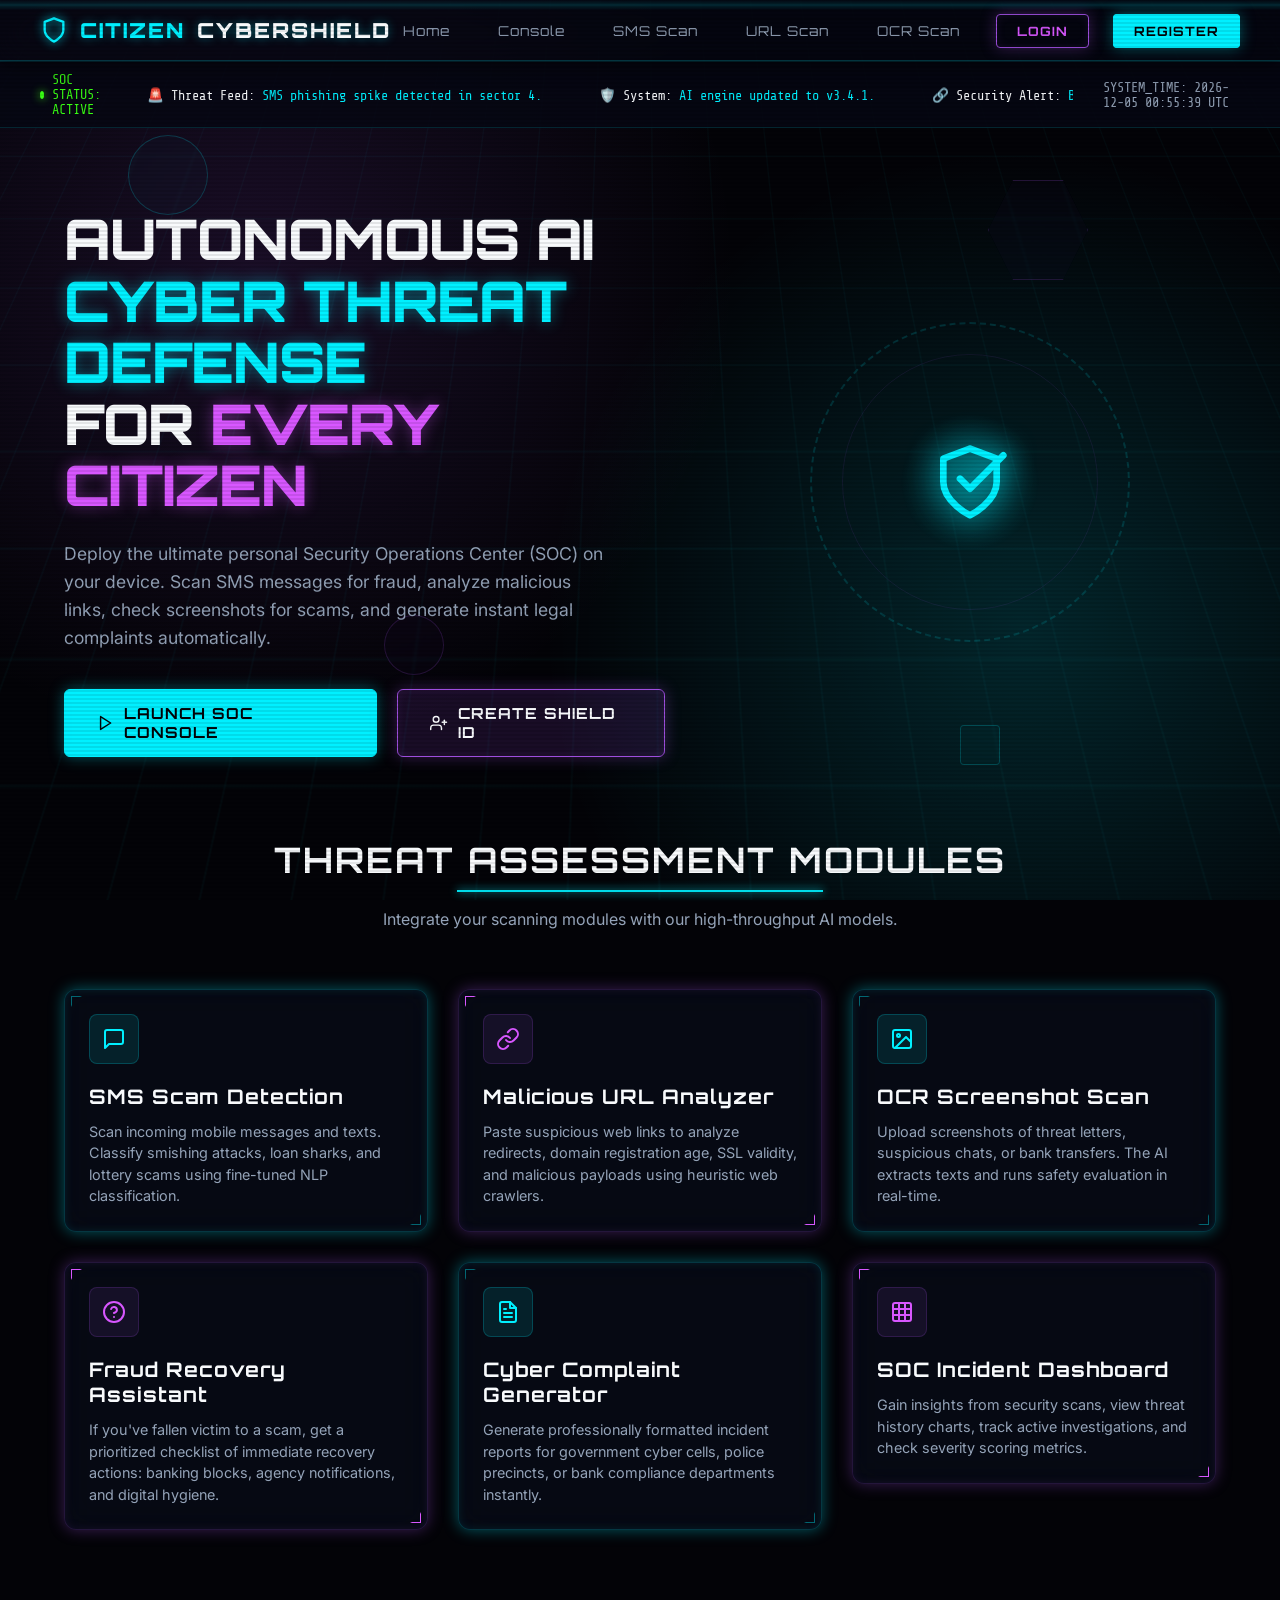
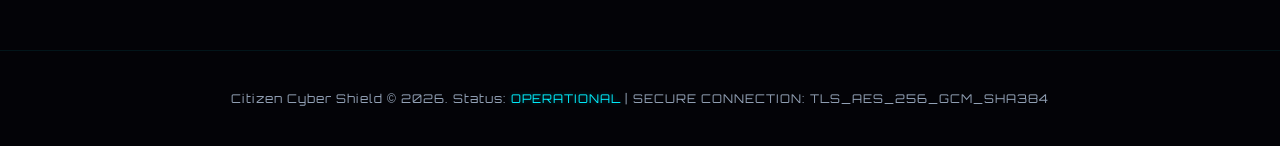
<file: frontend/index.html>
<!DOCTYPE html>
<html lang="en">
<head>
  <meta charset="UTF-8">
  <meta name="viewport" content="width=device-width, initial-scale=1.0">
  <meta name="description" content="Citizen Cyber Shield - Modern, AI-powered Cyber Threat detection, SMS Scam Scanner, malicious URL blocking, and Fraud Recovery Assistant in a complete Cyber SOC console.">
  <title>Citizen Cyber Shield - Cyber Defense & SOC Console</title>
  <link rel="stylesheet" href="css/style.css">
</head>
<body>

  <!-- Cyber Background & Scanline Overlays -->
  <div class="cyber-bg">
    <div class="cyber-grid"></div>
  </div>
  <div class="cyber-scanline"></div>
  <div class="cyber-scan-bar"></div>

  <!-- Floating Cyber Objects in Background -->
  <div class="floating-objects">
    <div class="floating-object circle" style="width: 80px; height: 80px; left: 10%; top: 15%;"></div>
    <div class="floating-object hexagon obj-purple" style="width: 100px; height: 100px; right: 15%; top: 20%;"></div>
    <div class="floating-object" style="width: 40px; height: 40px; left: 75%; bottom: 15%;"></div>
    <div class="floating-object circle obj-purple" style="width: 60px; height: 60px; left: 30%; bottom: 25%;"></div>
  </div>

  <!-- Navbar -->
  <header class="cyber-navbar">
    <a href="index.html" class="navbar-logo" id="nav-brand-logo">
      <svg xmlns="http://www.w3.org/2000/svg" viewBox="0 0 24 24" fill="none" stroke="currentColor" stroke-width="2" stroke-linecap="round" stroke-linejoin="round">
        <path d="M12 22s8-4 8-10V5l-8-3-8 3v7c0 6 8 10 8 10z"/>
      </svg>
      CITIZEN<span>CYBERSHIELD</span>
    </a>
    <nav>
      <ul class="nav-links">
        <li class="nav-item"><a href="index.html" id="nav-link-home">Home</a></li>
        <li class="nav-item"><a href="dashboard.html" id="nav-link-dashboard">Console</a></li>
        <li class="nav-item"><a href="sms.html" id="nav-link-sms">SMS Scan</a></li>
        <li class="nav-item"><a href="url.html" id="nav-link-url">URL Scan</a></li>
        <li class="nav-item"><a href="screenshot.html" id="nav-link-ocr">OCR Scan</a></li>
        <li><a href="login.html" class="nav-btn-secondary" id="nav-btn-login">Login</a></li>
        <li><a href="signup.html" class="nav-btn" id="nav-btn-signup">Register</a></li>
      </ul>
    </nav>
  </header>

  <!-- Live SOC Threat Stream Banner -->
  <div class="soc-status-bar">
    <div class="status-indicator">
      <div class="status-dot" id="soc-status-dot"></div>
      <span style="color: var(--neon-green)">SOC STATUS: ACTIVE</span>
    </div>
    <div class="feed-scroller">
      <div class="feed-items">
        <span class="feed-item">🚨 <span>Threat Feed:</span> SMS phishing spike detected in sector 4.</span>
        <span class="feed-item">🛡️ <span>System:</span> AI engine updated to v3.4.1.</span>
        <span class="feed-item">🔗 <span>Security Alert:</span> Blocked 14,321 suspicious URLs globally in last 1 hour.</span>
        <span class="feed-item">⚡ <span>Node:</span> OCR screenshot extraction active.</span>
      </div>
    </div>
    <div class="current-time" id="soc-live-time" style="color: var(--text-gray)">
      SECURE_CONN_ESTABLISHED
    </div>
  </div>

  <main>
    <!-- Hero Section -->
    <section class="hero-container">
      <div class="hero-text">
        <h1 id="hero-title">
          Autonomous AI <br>
          <span class="gradient-blue">Cyber Threat Defense</span> <br>
          For <span class="gradient-purple">Every Citizen</span>
        </h1>
        <p>
          Deploy the ultimate personal Security Operations Center (SOC) on your device. Scan SMS messages for fraud, analyze malicious links, check screenshots for scams, and generate instant legal complaints automatically.
        </p>
        <div class="hero-actions">
          <a href="dashboard.html" class="btn-cyber-primary" id="hero-btn-launch">
            <svg xmlns="http://www.w3.org/2000/svg" width="18" height="18" viewBox="0 0 24 24" fill="none" stroke="currentColor" stroke-width="2" stroke-linecap="round" stroke-linejoin="round">
              <polygon points="5 3 19 12 5 21 5 3"/>
            </svg>
            Launch SOC Console
          </a>
          <a href="signup.html" class="btn-cyber-secondary" id="hero-btn-signup">
            <svg xmlns="http://www.w3.org/2000/svg" width="18" height="18" viewBox="0 0 24 24" fill="none" stroke="currentColor" stroke-width="2" stroke-linecap="round" stroke-linejoin="round">
              <path d="M16 21v-2a4 4 0 0 0-4-4H5a4 4 0 0 0-4 4v2"/>
              <circle cx="8.5" cy="7" r="4"/>
              <line x1="20" y1="8" x2="20" y2="14"/>
              <line x1="23" y1="11" x2="17" y2="11"/>
            </svg>
            Create Shield ID
          </a>
        </div>
      </div>

      <div class="hero-visual">
        <div class="shield-wrapper">
          <div class="shield-radar"></div>
          <div class="shield-radar-pulse"></div>
          <div class="shield-core">
            <svg xmlns="http://www.w3.org/2000/svg" viewBox="0 0 24 24" fill="none" stroke="currentColor" stroke-width="2" stroke-linecap="round" stroke-linejoin="round">
              <path d="M12 22s8-4 8-10V5l-8-3-8 3v7c0 6 8 10 8 10z"/>
              <polyline points="22 4 12 14.01 9 11.01"/>
            </svg>
          </div>
        </div>
      </div>
    </section>

    <!-- Features Section -->
    <section class="features-section">
      <div class="section-header">
        <h2>Threat Assessment Modules</h2>
        <p>Integrate your scanning modules with our high-throughput AI models.</p>
      </div>

      <div class="features-grid">
        <!-- SMS Scanner -->
        <a href="sms.html" class="feature-card" id="card-sms-scanner">
          <div class="cyber-panel corner-brackets">
            <div class="feature-icon-wrapper">
              <svg xmlns="http://www.w3.org/2000/svg" viewBox="0 0 24 24" fill="none" stroke="currentColor" stroke-width="2" stroke-linecap="round" stroke-linejoin="round">
                <path d="M21 15a2 2 0 0 1-2 2H7l-4 4V5a2 2 0 0 1 2-2h14a2 2 0 0 1 2 2z"/>
              </svg>
            </div>
            <h3>SMS Scam Detection <span class="card-link-arrow">→</span></h3>
            <p>Scan incoming mobile messages and texts. Classify smishing attacks, loan sharks, and lottery scams using fine-tuned NLP classification.</p>
          </div>
        </a>

        <!-- URL Scanner -->
        <a href="url.html" class="feature-card" id="card-url-scanner">
          <div class="cyber-panel corner-brackets purple-glow">
            <div class="feature-icon-wrapper">
              <svg xmlns="http://www.w3.org/2000/svg" viewBox="0 0 24 24" fill="none" stroke="currentColor" stroke-width="2" stroke-linecap="round" stroke-linejoin="round">
                <path d="M10 13a5 5 0 0 0 7.54.54l3-3a5 5 0 0 0-7.07-7.07l-1.72 1.71"/>
                <path d="M14 11a5 5 0 0 0-7.54-.54l-3 3a5 5 0 0 0 7.07 7.07l1.71-1.71"/>
              </svg>
            </div>
            <h3>Malicious URL Analyzer <span class="card-link-arrow">→</span></h3>
            <p>Paste suspicious web links to analyze redirects, domain registration age, SSL validity, and malicious payloads using heuristic web crawlers.</p>
          </div>
        </a>

        <!-- OCR Screenshot Scanner -->
        <a href="screenshot.html" class="feature-card" id="card-ocr-scanner">
          <div class="cyber-panel corner-brackets">
            <div class="feature-icon-wrapper">
              <svg xmlns="http://www.w3.org/2000/svg" viewBox="0 0 24 24" fill="none" stroke="currentColor" stroke-width="2" stroke-linecap="round" stroke-linejoin="round">
                <rect x="3" y="3" width="18" height="18" rx="2" ry="2"/>
                <circle cx="8.5" cy="8.5" r="1.5"/>
                <polyline points="21 15 16 10 5 21"/>
              </svg>
            </div>
            <h3>OCR Screenshot Scan <span class="card-link-arrow">→</span></h3>
            <p>Upload screenshots of threat letters, suspicious chats, or bank transfers. The AI extracts texts and runs safety evaluation in real-time.</p>
          </div>
        </a>

        <!-- Recovery Assistant -->
        <a href="recovery.html" class="feature-card" id="card-recovery-assistant">
          <div class="cyber-panel corner-brackets purple-glow">
            <div class="feature-icon-wrapper">
              <svg xmlns="http://www.w3.org/2000/svg" viewBox="0 0 24 24" fill="none" stroke="currentColor" stroke-width="2" stroke-linecap="round" stroke-linejoin="round">
                <circle cx="12" cy="12" r="10"/>
                <path d="M9.09 9a3 3 0 0 1 5.83 1c0 2-3 3-3 3"/>
                <line x1="12" y1="17" x2="12.01" y2="17"/>
              </svg>
            </div>
            <h3>Fraud Recovery Assistant <span class="card-link-arrow">→</span></h3>
            <p>If you've fallen victim to a scam, get a prioritized checklist of immediate recovery actions: banking blocks, agency notifications, and digital hygiene.</p>
          </div>
        </a>

        <!-- Complaint Generator -->
        <a href="complaint.html" class="feature-card" id="card-complaint-generator">
          <div class="cyber-panel corner-brackets">
            <div class="feature-icon-wrapper">
              <svg xmlns="http://www.w3.org/2000/svg" viewBox="0 0 24 24" fill="none" stroke="currentColor" stroke-width="2" stroke-linecap="round" stroke-linejoin="round">
                <path d="M14 2H6a2 2 0 0 0-2 2v16a2 2 0 0 0 2 2h12a2 2 0 0 0 2-2V8z"/>
                <polyline points="14 2 14 8 20 8"/>
                <line x1="16" y1="13" x2="8" y2="13"/>
                <line x1="16" y1="17" x2="8" y2="17"/>
                <polyline points="10 9 9 9 8 9"/>
              </svg>
            </div>
            <h3>Cyber Complaint Generator <span class="card-link-arrow">→</span></h3>
            <p>Generate professionally formatted incident reports for government cyber cells, police precincts, or bank compliance departments instantly.</p>
          </div>
        </a>

        <!-- Dashboard / Threat Log -->
        <a href="dashboard.html" class="feature-card" id="card-threat-dashboard">
          <div class="cyber-panel corner-brackets purple-glow">
            <div class="feature-icon-wrapper">
              <svg xmlns="http://www.w3.org/2000/svg" viewBox="0 0 24 24" fill="none" stroke="currentColor" stroke-width="2" stroke-linecap="round" stroke-linejoin="round">
                <rect x="3" y="3" width="18" height="18" rx="2" ry="2"/>
                <line x1="9" y1="3" x2="9" y2="21"/>
                <line x1="15" y1="3" x2="15" y2="21"/>
                <line x1="3" y1="9" x2="21" y2="9"/>
                <line x1="3" y1="15" x2="21" y2="15"/>
              </svg>
            </div>
            <h3>SOC Incident Dashboard <span class="card-link-arrow">→</span></h3>
            <p>Gain insights from security scans, view threat history charts, track active investigations, and check severity scoring metrics.</p>
          </div>
        </a>
      </div>
    </section>
  </main>

  <footer class="cyber-footer">
    <p>Citizen Cyber Shield © 2026. Status: <span>OPERATIONAL</span> | SECURE CONNECTION: TLS_AES_256_GCM_SHA384</p>
  </footer>

  <!-- Simple script for SOC Live Time -->
  <script>
    function updateSOCTime() {
      const timeEl = document.getElementById('soc-live-time');
      const now = new Date();
      timeEl.textContent = `SYSTEM_TIME: ${now.toISOString().replace('T', ' ').substring(0, 19)} UTC`;
    }
    setInterval(updateSOCTime, 1000);
    updateSOCTime();
  </script>
</body>
</html>
</file>
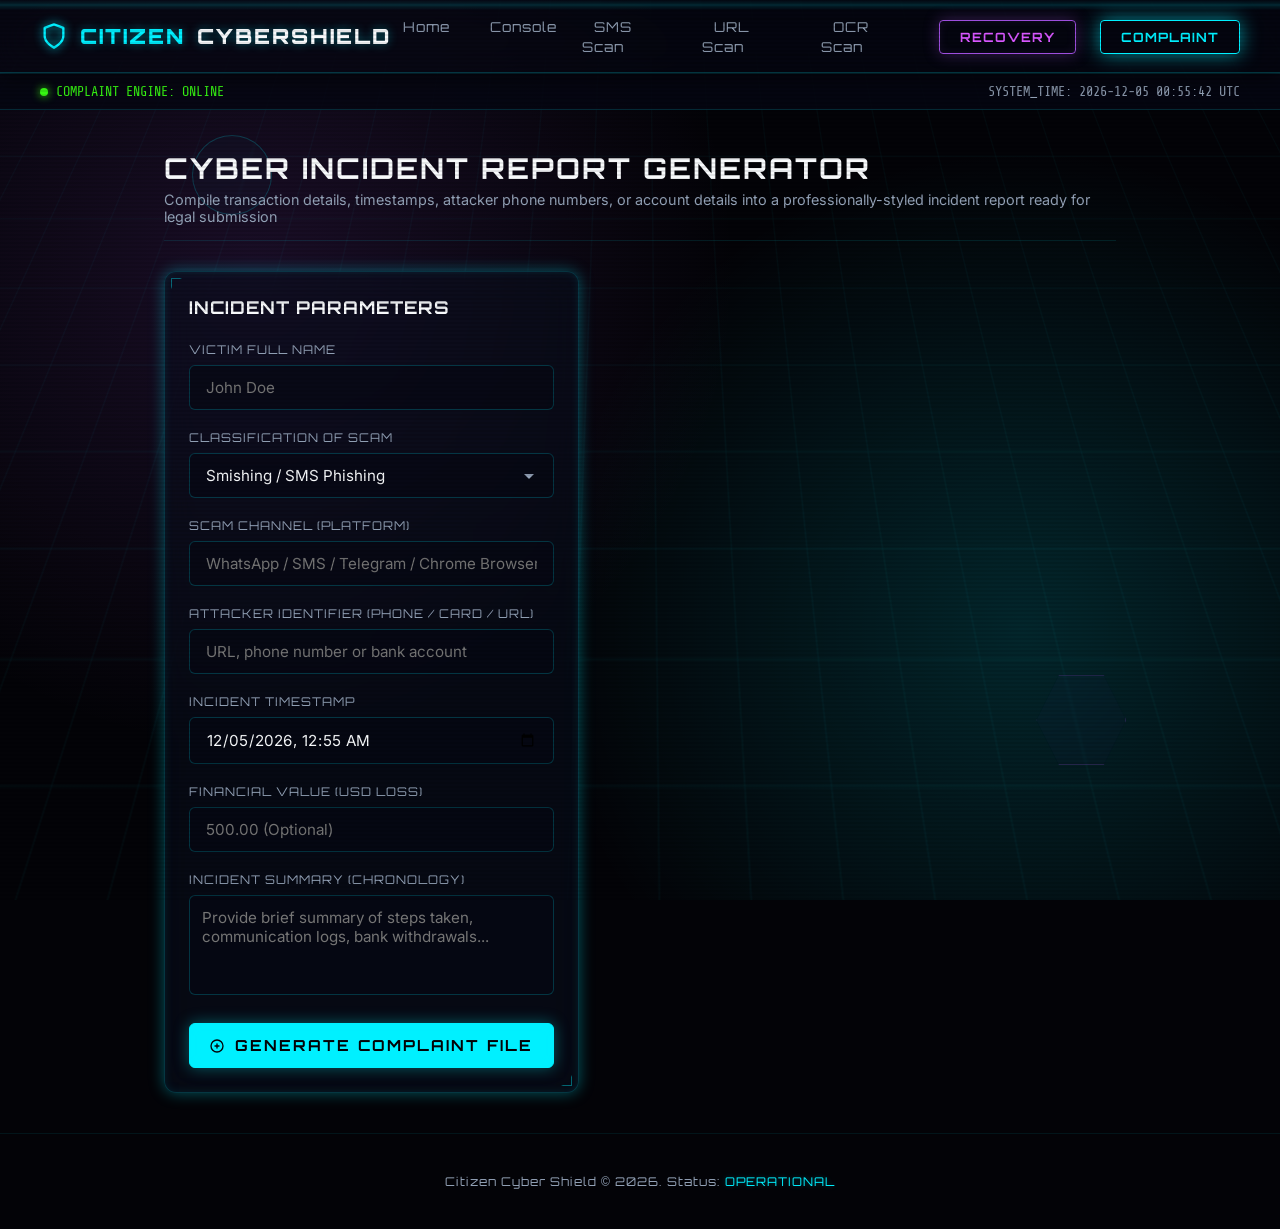
<file: frontend/complaint.html>
<!DOCTYPE html>
<html lang="en">
<head>
  <meta charset="UTF-8">
  <meta name="viewport" content="width=device-width, initial-scale=1.0">
  <meta name="description" content="Citizen Cyber Shield Complaint Generator - Automatically compile incident facts, transaction metrics, and evidence formats into printable cyber cell letters.">
  <title>Cyber Complaint Generator | Citizen Cyber Shield Console</title>
  <link rel="stylesheet" href="css/style.css">
</head>
<body>

  <!-- Cyber Background & Scanline Overlays -->
  <div class="cyber-bg">
    <div class="cyber-grid"></div>
  </div>
  <div class="cyber-scanline"></div>
  <div class="cyber-scan-bar"></div>

  <!-- Floating Cyber Objects -->
  <div class="floating-objects">
    <div class="floating-object circle" style="width: 80px; height: 80px; left: 15%; top: 15%;"></div>
    <div class="floating-object hexagon obj-purple" style="width: 90px; height: 90px; right: 12%; bottom: 15%;"></div>
  </div>

  <!-- Navbar -->
  <header class="cyber-navbar">
    <a href="index.html" class="navbar-logo" id="nav-brand-logo">
      <svg xmlns="http://www.w3.org/2000/svg" viewBox="0 0 24 24" fill="none" stroke="currentColor" stroke-width="2" stroke-linecap="round" stroke-linejoin="round">
        <path d="M12 22s8-4 8-10V5l-8-3-8 3v7c0 6 8 10 8 10z"/>
      </svg>
      CITIZEN<span>CYBERSHIELD</span>
    </a>
    <nav>
      <ul class="nav-links">
        <li class="nav-item"><a href="index.html" id="nav-link-home">Home</a></li>
        <li class="nav-item"><a href="dashboard.html" id="nav-link-dashboard">Console</a></li>
        <li class="nav-item"><a href="sms.html" id="nav-link-sms">SMS Scan</a></li>
        <li class="nav-item"><a href="url.html" id="nav-link-url">URL Scan</a></li>
        <li class="nav-item"><a href="screenshot.html" id="nav-link-ocr">OCR Scan</a></li>
        <li><a href="recovery.html" class="nav-btn-secondary" id="nav-btn-recovery">Recovery</a></li>
        <li><a href="complaint.html" class="nav-btn nav-active" id="nav-btn-complaint" style="background: transparent; color: var(--neon-blue); box-shadow: 0 0 20px rgba(0, 240, 255, 0.6);">Complaint</a></li>
      </ul>
    </nav>
  </header>

  <!-- Live SOC Threat Stream Banner -->
  <div class="soc-status-bar">
    <div class="status-indicator">
      <div class="status-dot" id="soc-status-dot"></div>
      <span style="color: var(--neon-green)">COMPLAINT ENGINE: ONLINE</span>
    </div>
    <div class="current-time" id="soc-live-time" style="color: var(--text-gray)">
      SYSTEM_LIVE
    </div>
  </div>

  <main style="max-width: 1000px; margin: 40px auto; padding: 0 24px;">
    <!-- Page Header -->
    <div style="margin-bottom: 30px; border-bottom: 1px solid rgba(0, 240, 255, 0.1); padding-bottom: 15px;">
      <h1 style="font-family: var(--font-cyber); font-size: 1.8rem; letter-spacing: 2px; text-transform: uppercase;">
        Cyber Incident Report Generator
      </h1>
      <p style="color: var(--text-gray); font-size: 0.9rem; margin-top: 5px;">Compile transaction details, timestamps, attacker phone numbers, or account details into a professionally-styled incident report ready for legal submission</p>
    </div>

    <!-- Workspace Layout -->
    <div style="display: grid; grid-template-columns: 0.9fr 1.1fr; gap: 30px; align-items: start;">
      
      <!-- Input Form -->
      <div class="cyber-panel corner-brackets">
        <h2 style="font-family: var(--font-cyber); font-size: 1.1rem; letter-spacing: 1px; margin-bottom: 24px; text-transform: uppercase;">Incident Parameters</h2>
        <form id="complaint-form" onsubmit="generateComplaintText(event)">
          <!-- Name -->
          <div class="form-group">
            <label for="victim-name" class="form-label">Victim Full Name</label>
            <input type="text" id="victim-name" class="cyber-input" style="padding-left: 16px;" placeholder="John Doe" required>
          </div>

          <!-- Incident Type -->
          <div class="form-group">
            <label for="scam-type" class="form-label">Classification of Scam</label>
            <select id="scam-type" class="cyber-input" style="padding-left: 16px; appearance: none; background-image: url('data:image/svg+xml;utf8,<svg fill=%22%2394a3b8%22 height=%2224%22 viewBox=%220 0 24 24%22 width=%2224%22 xmlns=%22http://www.w3.org/2000/svg%22><path d=%22M7 10l5 5 5-5z%22/></svg>'); background-repeat: no-repeat; background-position: right 12px center;" required>
              <option value="Smishing / SMS Phishing">Smishing / SMS Phishing</option>
              <option value="Banking Phishing Website">Banking Phishing Website</option>
              <option value="Identity Theft / Data Leak">Identity Theft / Data Leak</option>
              <option value="Unregulated Loan trap">Unregulated Loan Trap</option>
              <option value="Other Financial Fraud">Other Financial Fraud</option>
            </select>
          </div>

          <!-- Platform -->
          <div class="form-group">
            <label for="scam-platform" class="form-label">Scam Channel (Platform)</label>
            <input type="text" id="scam-platform" class="cyber-input" style="padding-left: 16px;" placeholder="WhatsApp / SMS / Telegram / Chrome Browser" required>
          </div>

          <!-- Target Info -->
          <div class="form-group">
            <label for="scam-target-info" class="form-label">Attacker Identifier (Phone / Card / URL)</label>
            <input type="text" id="scam-target-info" class="cyber-input" style="padding-left: 16px;" placeholder="URL, phone number or bank account" required>
          </div>

          <!-- Date & Time -->
          <div class="form-group">
            <label for="scam-date" class="form-label">Incident Timestamp</label>
            <input type="datetime-local" id="scam-date" class="cyber-input" style="padding-left: 16px;" required>
          </div>

          <!-- Amount lost -->
          <div class="form-group">
            <label for="scam-amount" class="form-label">Financial Value (USD Loss)</label>
            <input type="number" step="0.01" id="scam-amount" class="cyber-input" style="padding-left: 16px;" placeholder="500.00 (Optional)">
          </div>

          <!-- Brief description -->
          <div class="form-group" style="margin-bottom: 24px;">
            <label for="scam-description" class="form-label">Incident Summary (Chronology)</label>
            <textarea id="scam-description" class="cyber-input" style="height: 100px; padding: 12px; resize: none;" placeholder="Provide brief summary of steps taken, communication logs, bank withdrawals..." required></textarea>
          </div>

          <button type="submit" class="btn-auth-submit" id="btn-submit-complaint">
            <svg style="width: 16px; height: 16px;" xmlns="http://www.w3.org/2000/svg" fill="none" viewBox="0 0 24 24" stroke="currentColor" stroke-width="2">
              <path stroke-linecap="round" stroke-linejoin="round" d="M12 9v3m0 0v3m0-3h3m-3 0H9m12 0a9 9 0 11-18 0 9 9 0 0118 0z"/>
            </svg>
            Generate Complaint File
          </button>
        </form>
      </div>

      <!-- Template Output Preview -->
      <div class="cyber-panel corner-brackets purple-glow" id="complaint-results" style="display: none; min-height: 480px;">
        <div style="display: flex; justify-content: space-between; align-items: center; margin-bottom: 20px;">
          <h2 style="font-family: var(--font-cyber); font-size: 1.1rem; letter-spacing: 1px; text-transform: uppercase;">Compiled Incident File</h2>
          <span style="font-family: var(--font-mono); font-size: 0.75rem; color: var(--neon-purple-bright);">PDF FORMAT READY</span>
        </div>

        <textarea id="complaint-output" class="cyber-input" style="width: 100%; height: 360px; font-family: var(--font-mono); font-size: 0.85rem; line-height: 1.4; resize: none; background: rgba(3, 3, 7, 0.8); border-color: rgba(157, 78, 221, 0.2); padding: 16px; border-radius: 6px; margin-bottom: 20px;" readonly></textarea>

        <div style="display: flex; gap: 15px;">
          <button onclick="copyComplaint()" class="btn-cyber-primary" id="btn-copy" style="flex: 1; justify-content: center; font-size: 0.85rem; padding: 12px 10px;">
            <svg style="width: 16px; height: 16px;" xmlns="http://www.w3.org/2000/svg" fill="none" viewBox="0 0 24 24" stroke="currentColor" stroke-width="2">
              <path stroke-linecap="round" stroke-linejoin="round" d="M8 5H6a2 2 0 00-2 2v12a2 2 0 002 2h10a2 2 0 002-2v-1M8 5a2 2 0 002 2h2a2 2 0 002-2M8 5a2 2 0 012-2h2a2 2 0 012 2m0 0h2a2 2 0 012 2v3m2 4H10m0 0l3-3m-3 3l3 3"/>
            </svg>
            Copy Text
          </button>
          <button onclick="printComplaint()" class="btn-cyber-secondary" id="btn-print" style="flex: 1; justify-content: center; font-size: 0.85rem; padding: 12px 10px;">
            <svg style="width: 16px; height: 16px;" xmlns="http://www.w3.org/2000/svg" fill="none" viewBox="0 0 24 24" stroke="currentColor" stroke-width="2">
              <path stroke-linecap="round" stroke-linejoin="round" d="M17 17h2a2 2 0 002-2v-5a2 2 0 00-2-2H5a2 2 0 00-2 2v5a2 2 0 002 2h2m2 4h10a2 2 0 002-2v-3a2 2 0 00-2-2H9a2 2 0 00-2 2v3a2 2 0 002 2zm0-11V4a2 2 0 012-2h4a2 2 0 012 2v3"/>
            </svg>
            Print/Save PDF
          </button>
        </div>
      </div>

    </div>
  </main>

  <footer class="cyber-footer">
    <p>Citizen Cyber Shield © 2026. Status: <span>OPERATIONAL</span></p>
  </footer>

  <!-- Import app logic controller -->
  <script src="js/app.js"></script>
  <script>
    function updateSOCTime() {
      const timeEl = document.getElementById('soc-live-time');
      const now = new Date();
      timeEl.textContent = `SYSTEM_TIME: ${now.toISOString().replace('T', ' ').substring(0, 19)} UTC`;
    }
    setInterval(updateSOCTime, 1000);
    updateSOCTime();
    
    // Set default value for incident timestamp
    const tzoffset = (new Date()).getTimezoneOffset() * 60000;
    const localISOTime = (new Date(Date.now() - tzoffset)).toISOString().slice(0, 16);
    document.getElementById('scam-date').value = localISOTime;
  </script>
</body>
</html>
</file>
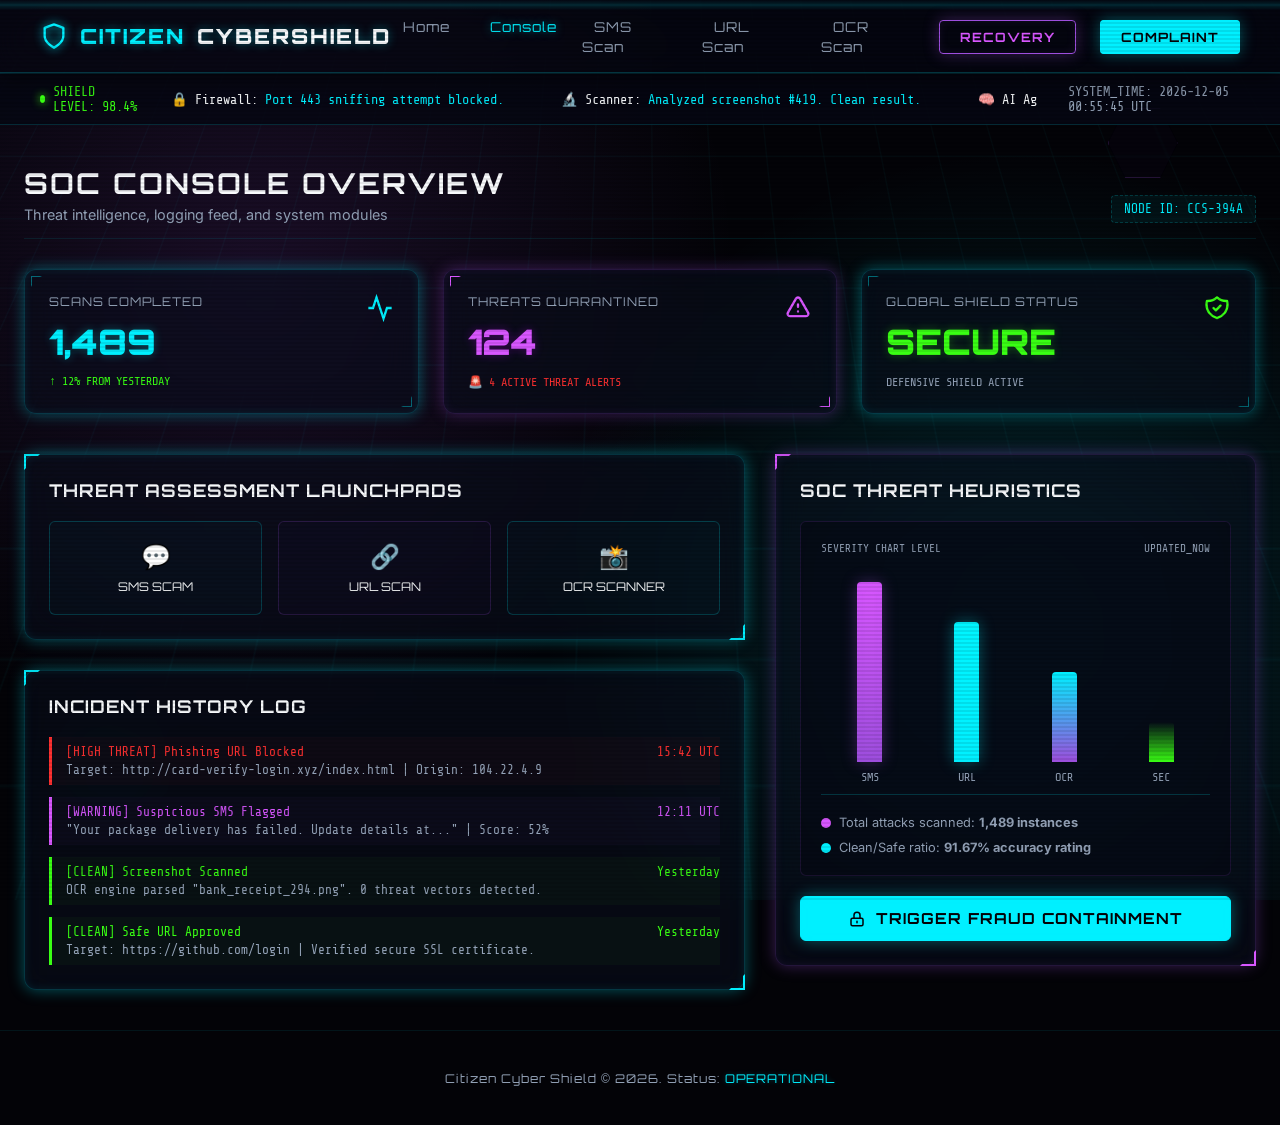
<file: frontend/dashboard.html>
<!DOCTYPE html>
<html lang="en">
<head>
  <meta charset="UTF-8">
  <meta name="viewport" content="width=device-width, initial-scale=1.0">
  <meta name="description" content="Citizen Cyber Shield SOC Dashboard - Real-time network telemetry, risk assessments, threat analytics, and threat containment interfaces.">
  <title>SOC Dashboard | Citizen Cyber Shield Console</title>
  <link rel="stylesheet" href="css/style.css">
</head>
<body>

  <!-- Cyber Background & Scanline Overlays -->
  <div class="cyber-bg">
    <div class="cyber-grid"></div>
  </div>
  <div class="cyber-scanline"></div>
  <div class="cyber-scan-bar"></div>

  <!-- Floating Cyber Objects -->
  <div class="floating-objects">
    <div class="floating-object circle" style="width: 90px; height: 90px; left: 5%; bottom: 10%;"></div>
    <div class="floating-object hexagon obj-purple" style="width: 70px; height: 70px; right: 8%; top: 12%;"></div>
  </div>

  <!-- Navbar -->
  <header class="cyber-navbar">
    <a href="index.html" class="navbar-logo" id="nav-brand-logo">
      <svg xmlns="http://www.w3.org/2000/svg" viewBox="0 0 24 24" fill="none" stroke="currentColor" stroke-width="2" stroke-linecap="round" stroke-linejoin="round">
        <path d="M12 22s8-4 8-10V5l-8-3-8 3v7c0 6 8 10 8 10z"/>
      </svg>
      CITIZEN<span>CYBERSHIELD</span>
    </a>
    <nav>
      <ul class="nav-links">
        <li class="nav-item"><a href="index.html" id="nav-link-home">Home</a></li>
        <li class="nav-item"><a href="dashboard.html" id="nav-link-dashboard" class="nav-active" style="color: var(--neon-blue); text-shadow: 0 0 8px rgba(0, 240, 255, 0.5);">Console</a></li>
        <li class="nav-item"><a href="sms.html" id="nav-link-sms">SMS Scan</a></li>
        <li class="nav-item"><a href="url.html" id="nav-link-url">URL Scan</a></li>
        <li class="nav-item"><a href="screenshot.html" id="nav-link-ocr">OCR Scan</a></li>
        <li><a href="recovery.html" class="nav-btn-secondary" id="nav-btn-recovery">Recovery</a></li>
        <li><a href="complaint.html" class="nav-btn" id="nav-btn-complaint">Complaint</a></li>
      </ul>
    </nav>
  </header>

  <!-- Live SOC Threat Stream Banner -->
  <div class="soc-status-bar">
    <div class="status-indicator">
      <div class="status-dot" id="soc-status-dot"></div>
      <span style="color: var(--neon-green)">SHIELD LEVEL: 98.4%</span>
    </div>
    <div class="feed-scroller">
      <div class="feed-items">
        <span class="feed-item">🔒 <span>Firewall:</span> Port 443 sniffing attempt blocked.</span>
        <span class="feed-item">🔬 <span>Scanner:</span> Analyzed screenshot #419. Clean result.</span>
        <span class="feed-item">🧠 <span>AI Agent:</span> Fraud recovery template compiled successfully.</span>
      </div>
    </div>
    <div class="current-time" id="soc-live-time" style="color: var(--text-gray)">
      SYSTEM_LIVE
    </div>
  </div>

  <main style="max-width: 1300px; margin: 40px auto; padding: 0 24px;">
    <!-- Main Dashboard Title -->
    <div style="margin-bottom: 30px; display: flex; justify-content: space-between; align-items: flex-end; border-bottom: 1px solid rgba(0, 240, 255, 0.1); padding-bottom: 15px;">
      <div>
        <h1 style="font-family: var(--font-cyber); font-size: 1.8rem; letter-spacing: 2px; text-transform: uppercase;">
          SOC Console Overview
        </h1>
        <p style="color: var(--text-gray); font-size: 0.9rem; margin-top: 5px;">Threat intelligence, logging feed, and system modules</p>
      </div>
      <div style="font-family: var(--font-mono); font-size: 0.8rem; color: var(--neon-blue); background: rgba(0, 240, 255, 0.05); padding: 6px 12px; border: 1px dashed var(--border-neon-blue); border-radius: 4px;">
        NODE ID: CCS-394A
      </div>
    </div>

    <!-- Grid Layout for Stats Cards -->
    <div style="display: grid; grid-template-columns: repeat(auto-fit, minmax(280px, 1fr)); gap: 24px; margin-bottom: 40px;">
      <!-- Card 1 -->
      <div class="cyber-panel corner-brackets" style="display: flex; flex-direction: column; justify-content: space-between; min-height: 140px;">
        <div style="display: flex; justify-content: space-between; align-items: flex-start;">
          <div>
            <div style="font-family: var(--font-cyber); font-size: 0.75rem; letter-spacing: 1px; color: var(--text-gray); text-transform: uppercase;">Scans Completed</div>
            <div style="font-family: var(--font-cyber); font-size: 2.2rem; font-weight: 900; color: var(--neon-blue); text-shadow: 0 0 10px rgba(0, 240, 255, 0.3); margin-top: 10px;">1,489</div>
          </div>
          <svg style="width: 28px; height: 28px; color: var(--neon-blue);" xmlns="http://www.w3.org/2000/svg" fill="none" viewBox="0 0 24 24" stroke="currentColor" stroke-width="2">
            <polyline points="22 12 18 12 15 21 9 3 6 12 2 12"/>
          </svg>
        </div>
        <div style="font-size: 0.75rem; color: var(--neon-green); font-family: var(--font-mono); margin-top: 10px;">↑ 12% FROM YESTERDAY</div>
      </div>

      <!-- Card 2 -->
      <div class="cyber-panel corner-brackets purple-glow" style="display: flex; flex-direction: column; justify-content: space-between; min-height: 140px;">
        <div style="display: flex; justify-content: space-between; align-items: flex-start;">
          <div>
            <div style="font-family: var(--font-cyber); font-size: 0.75rem; letter-spacing: 1px; color: var(--text-gray); text-transform: uppercase;">Threats Quarantined</div>
            <div style="font-family: var(--font-cyber); font-size: 2.2rem; font-weight: 900; color: var(--neon-purple-bright); text-shadow: 0 0 10px rgba(189, 0, 255, 0.3); margin-top: 10px;">124</div>
          </div>
          <svg style="width: 28px; height: 28px; color: var(--neon-purple-bright);" xmlns="http://www.w3.org/2000/svg" fill="none" viewBox="0 0 24 24" stroke="currentColor" stroke-width="2">
            <path stroke-linecap="round" stroke-linejoin="round" d="M12 9v2m0 4h.01m-6.938 4h13.856c1.54 0 2.502-1.667 1.732-3L13.732 4c-.77-1.333-2.694-1.333-3.464 0L3.34 16c-.77 1.333.192 3 1.732 3z"/>
          </svg>
        </div>
        <div style="font-size: 0.75rem; color: var(--neon-red); font-family: var(--font-mono); margin-top: 10px;">🚨 4 ACTIVE THREAT ALERTS</div>
      </div>

      <!-- Card 3 -->
      <div class="cyber-panel corner-brackets" style="display: flex; flex-direction: column; justify-content: space-between; min-height: 140px;">
        <div style="display: flex; justify-content: space-between; align-items: flex-start;">
          <div>
            <div style="font-family: var(--font-cyber); font-size: 0.75rem; letter-spacing: 1px; color: var(--text-gray); text-transform: uppercase;">Global Shield Status</div>
            <div style="font-family: var(--font-cyber); font-size: 2.2rem; font-weight: 900; color: var(--neon-green); text-shadow: 0 0 10px rgba(57, 255, 20, 0.3); margin-top: 10px;">SECURE</div>
          </div>
          <svg style="width: 28px; height: 28px; color: var(--neon-green);" xmlns="http://www.w3.org/2000/svg" fill="none" viewBox="0 0 24 24" stroke="currentColor" stroke-width="2">
            <path stroke-linecap="round" stroke-linejoin="round" d="M9 12l2 2 4-4m5.618-4.016A11.955 11.955 0 0112 2.944a11.955 11.955 0 01-8.618 3.04A12.02 12.02 0 003 9c0 5.591 3.824 10.29 9 11.622 5.176-1.332 9-6.03 9-11.622 0-1.042-.133-2.052-.382-3.016z"/>
          </svg>
        </div>
        <div style="font-size: 0.75rem; color: var(--text-gray); font-family: var(--font-mono); margin-top: 10px;">DEFENSIVE SHIELD ACTIVE</div>
      </div>
    </div>

    <!-- Main Workspace Layout -->
    <div style="display: grid; grid-template-columns: 1.2fr 0.8fr; gap: 30px; align-items: start;">
      <!-- Left Column: Interactive Logs & Modules Navigation -->
      <div style="display: flex; flex-direction: column; gap: 30px;">
        
        <!-- Quick Scan Launcher -->
        <div class="cyber-panel">
          <h2 style="font-family: var(--font-cyber); font-size: 1.1rem; letter-spacing: 1px; margin-bottom: 20px; text-transform: uppercase;">
            Threat Assessment Launchpads
          </h2>
          <div style="display: grid; grid-template-columns: repeat(3, 1fr); gap: 16px;">
            <a href="sms.html" style="text-decoration: none;" id="btn-dash-sms">
              <div style="border: 1px solid rgba(0, 240, 255, 0.2); background: rgba(0, 240, 255, 0.02); padding: 20px 10px; border-radius: 6px; text-align: center; transition: all 0.3s;" onmouseover="this.style.borderColor='var(--neon-blue)'; this.style.boxShadow='var(--glow-blue)'" onmouseout="this.style.borderColor='rgba(0, 240, 255, 0.2)'; this.style.boxShadow='none'">
                <div style="color: var(--neon-blue); font-size: 1.5rem; margin-bottom: 8px;">💬</div>
                <div style="font-family: var(--font-cyber); font-size: 0.75rem; color: var(--text-light); text-transform: uppercase;">SMS Scam</div>
              </div>
            </a>
            <a href="url.html" style="text-decoration: none;" id="btn-dash-url">
              <div style="border: 1px solid rgba(157, 78, 221, 0.2); background: rgba(157, 78, 221, 0.02); padding: 20px 10px; border-radius: 6px; text-align: center; transition: all 0.3s;" onmouseover="this.style.borderColor='var(--neon-purple)'; this.style.boxShadow='var(--glow-purple)'" onmouseout="this.style.borderColor='rgba(157, 78, 221, 0.2)'; this.style.boxShadow='none'">
                <div style="color: var(--neon-purple-bright); font-size: 1.5rem; margin-bottom: 8px;">🔗</div>
                <div style="font-family: var(--font-cyber); font-size: 0.75rem; color: var(--text-light); text-transform: uppercase;">URL Scan</div>
              </div>
            </a>
            <a href="screenshot.html" style="text-decoration: none;" id="btn-dash-ocr">
              <div style="border: 1px solid rgba(0, 240, 255, 0.2); background: rgba(0, 240, 255, 0.02); padding: 20px 10px; border-radius: 6px; text-align: center; transition: all 0.3s;" onmouseover="this.style.borderColor='var(--neon-blue)'; this.style.boxShadow='var(--glow-blue)'" onmouseout="this.style.borderColor='rgba(0, 240, 255, 0.2)'; this.style.boxShadow='none'">
                <div style="color: var(--neon-blue); font-size: 1.5rem; margin-bottom: 8px;">📸</div>
                <div style="font-family: var(--font-cyber); font-size: 0.75rem; color: var(--text-light); text-transform: uppercase;">OCR Scanner</div>
              </div>
            </a>
          </div>
        </div>

        <!-- Recent Logs -->
        <div class="cyber-panel">
          <h2 style="font-family: var(--font-cyber); font-size: 1.1rem; letter-spacing: 1px; margin-bottom: 20px; text-transform: uppercase;">
            Incident History Log
          </h2>
          <div style="display: flex; flex-direction: column; gap: 12px; font-family: var(--font-mono); font-size: 0.8rem;">
            
            <div style="border-left: 3px solid var(--neon-red); padding-left: 14px; background: rgba(255, 49, 49, 0.03); padding-top: 8px; padding-bottom: 8px;">
              <div style="display: flex; justify-content: space-between; color: var(--neon-red);">
                <span>[HIGH THREAT] Phishing URL Blocked</span>
                <span>15:42 UTC</span>
              </div>
              <p style="color: var(--text-gray); margin-top: 4px;">Target: http://card-verify-login.xyz/index.html | Origin: 104.22.4.9</p>
            </div>

            <div style="border-left: 3px solid var(--neon-purple-bright); padding-left: 14px; background: rgba(157, 78, 221, 0.03); padding-top: 8px; padding-bottom: 8px;">
              <div style="display: flex; justify-content: space-between; color: var(--neon-purple-bright);">
                <span>[WARNING] Suspicious SMS Flagged</span>
                <span>12:11 UTC</span>
              </div>
              <p style="color: var(--text-gray); margin-top: 4px;">"Your package delivery has failed. Update details at..." | Score: 52%</p>
            </div>

            <div style="border-left: 3px solid var(--neon-green); padding-left: 14px; background: rgba(57, 255, 20, 0.03); padding-top: 8px; padding-bottom: 8px;">
              <div style="display: flex; justify-content: space-between; color: var(--neon-green);">
                <span>[CLEAN] Screenshot Scanned</span>
                <span>Yesterday</span>
              </div>
              <p style="color: var(--text-gray); margin-top: 4px;">OCR engine parsed "bank_receipt_294.png". 0 threat vectors detected.</p>
            </div>

            <div style="border-left: 3px solid var(--neon-green); padding-left: 14px; background: rgba(57, 255, 20, 0.03); padding-top: 8px; padding-bottom: 8px;">
              <div style="display: flex; justify-content: space-between; color: var(--neon-green);">
                <span>[CLEAN] Safe URL Approved</span>
                <span>Yesterday</span>
              </div>
              <p style="color: var(--text-gray); margin-top: 4px;">Target: https://github.com/login | Verified secure SSL certificate.</p>
            </div>

          </div>
        </div>

      </div>

      <!-- Right Column: Visual Telemetry Graph -->
      <div class="cyber-panel purple-glow" style="min-height: 480px; display: flex; flex-direction: column;">
        <h2 style="font-family: var(--font-cyber); font-size: 1.1rem; letter-spacing: 1px; margin-bottom: 20px; text-transform: uppercase;">
          SOC Threat Heuristics
        </h2>
        
        <!-- Dynamic Chart Simulation using CSS Elements -->
        <div style="flex-grow: 1; border: 1px solid rgba(157, 78, 221, 0.15); background: rgba(6, 8, 19, 0.6); border-radius: 6px; padding: 20px; display: flex; flex-direction: column; justify-content: space-between; position: relative; overflow: hidden;">
          <div style="display: flex; justify-content: space-between; font-family: var(--font-mono); font-size: 0.7rem; color: var(--text-gray);">
            <span>SEVERITY CHART LEVEL</span>
            <span>UPDATED_NOW</span>
          </div>

          <!-- CSS Bar chart -->
          <div style="display: flex; justify-content: space-around; align-items: flex-end; height: 220px; margin-top: 20px; margin-bottom: 20px; border-bottom: 1px solid rgba(0, 240, 255, 0.2); padding-bottom: 10px;">
            <div style="display: flex; flex-direction: column; align-items: center; gap: 8px;">
              <div style="width: 25px; height: 180px; background: linear-gradient(to top, var(--neon-purple), var(--neon-purple-bright)); border-radius: 4px 4px 0 0; box-shadow: var(--glow-purple);"></div>
              <span style="font-family: var(--font-mono); font-size: 0.75rem; color: var(--text-gray);">SMS</span>
            </div>
            <div style="display: flex; flex-direction: column; align-items: center; gap: 8px;">
              <div style="width: 25px; height: 140px; background: linear-gradient(to top, var(--neon-blue), var(--neon-cyan)); border-radius: 4px 4px 0 0; box-shadow: var(--glow-blue);"></div>
              <span style="font-family: var(--font-mono); font-size: 0.75rem; color: var(--text-gray);">URL</span>
            </div>
            <div style="display: flex; flex-direction: column; align-items: center; gap: 8px;">
              <div style="width: 25px; height: 90px; background: linear-gradient(to top, var(--neon-purple), var(--neon-blue)); border-radius: 4px 4px 0 0;"></div>
              <span style="font-family: var(--font-mono); font-size: 0.75rem; color: var(--text-gray);">OCR</span>
            </div>
            <div style="display: flex; flex-direction: column; align-items: center; gap: 8px;">
              <div style="width: 25px; height: 40px; background: linear-gradient(to top, var(--neon-green), transparent); border-radius: 4px 4px 0 0;"></div>
              <span style="font-family: var(--font-mono); font-size: 0.75rem; color: var(--text-gray);">SEC</span>
            </div>
          </div>

          <div style="display: flex; flex-direction: column; gap: 10px; font-size: 0.8rem;">
            <div style="display: flex; align-items: center; gap: 8px;">
              <span style="width: 10px; height: 10px; background: var(--neon-purple-bright); border-radius: 50%; display: inline-block;"></span>
              <span style="color: var(--text-gray);">Total attacks scanned: <b>1,489 instances</b></span>
            </div>
            <div style="display: flex; align-items: center; gap: 8px;">
              <span style="width: 10px; height: 10px; background: var(--neon-blue); border-radius: 50%; display: inline-block;"></span>
              <span style="color: var(--text-gray);">Clean/Safe ratio: <b>91.67% accuracy rating</b></span>
            </div>
          </div>
        </div>

        <!-- Quick Recovery Shortcut -->
        <div style="margin-top: 20px; text-align: center;">
          <a href="recovery.html" class="btn-cyber-primary" style="width: 100%; display: flex; justify-content: center; padding: 12px;" id="btn-dash-containment">
            <svg style="width: 18px; height: 18px;" xmlns="http://www.w3.org/2000/svg" fill="none" viewBox="0 0 24 24" stroke="currentColor" stroke-width="2">
              <path stroke-linecap="round" stroke-linejoin="round" d="M12 15v2m-6 4h12a2 2 0 002-2v-6a2 2 0 00-2-2H6a2 2 0 00-2 2v6a2 2 0 002 2zm10-10V7a4 4 0 00-8 0v4h8z"/>
            </svg>
            Trigger Fraud Containment
          </a>
        </div>

      </div>
    </div>
  </main>

  <footer class="cyber-footer">
    <p>Citizen Cyber Shield © 2026. Status: <span>OPERATIONAL</span></p>
  </footer>

  <script>
    function updateSOCTime() {
      const timeEl = document.getElementById('soc-live-time');
      const now = new Date();
      timeEl.textContent = `SYSTEM_TIME: ${now.toISOString().replace('T', ' ').substring(0, 19)} UTC`;
    }
    setInterval(updateSOCTime, 1000);
    updateSOCTime();
  </script>
</body>
</html>
</file>
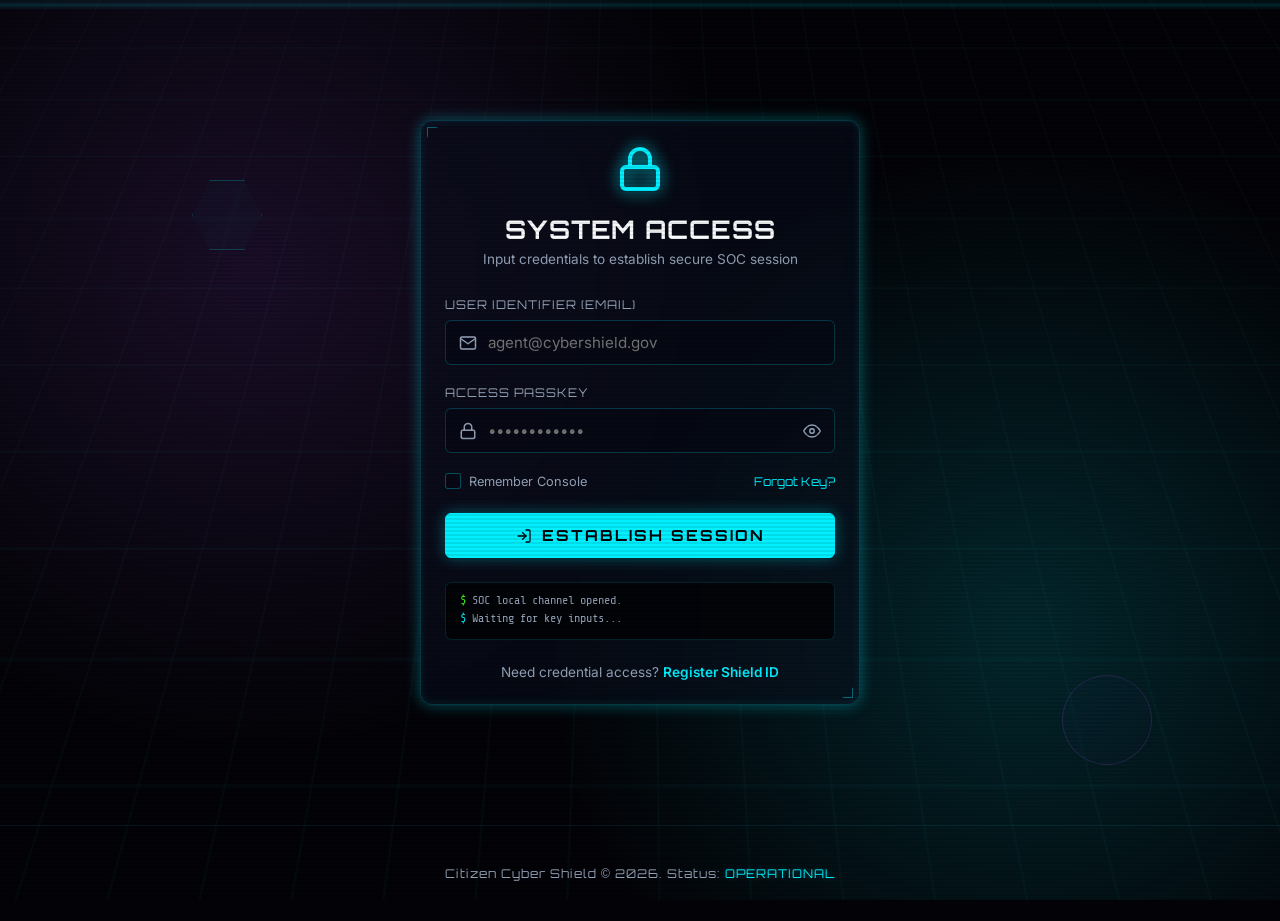
<file: frontend/login.html>
<!DOCTYPE html>
<html lang="en">
<head>
  <meta charset="UTF-8">
  <meta name="viewport" content="width=device-width, initial-scale=1.0">
  <meta name="description" content="Citizen Cyber Shield Console Authentication - Log in to access security operations, threat feeds, and scanning utilities.">
  <title>Login | Citizen Cyber Shield Console</title>
  <link rel="stylesheet" href="css/style.css">
</head>
<body>

  <!-- Cyber Background & Scanline Overlays -->
  <div class="cyber-bg">
    <div class="cyber-grid"></div>
  </div>
  <div class="cyber-scanline"></div>
  <div class="cyber-scan-bar"></div>

  <!-- Floating Cyber Objects -->
  <div class="floating-objects">
    <div class="floating-object hexagon" style="width: 70px; height: 70px; left: 15%; top: 20%;"></div>
    <div class="floating-object circle obj-purple" style="width: 90px; height: 90px; right: 10%; bottom: 15%;"></div>
  </div>

  <!-- Main Login Container -->
  <div class="auth-wrapper">
    <div class="auth-panel cyber-panel corner-brackets">
      
      <div class="auth-header">
        <svg xmlns="http://www.w3.org/2000/svg" viewBox="0 0 24 24" fill="none" stroke="currentColor" stroke-width="2" stroke-linecap="round" stroke-linejoin="round">
          <rect x="3" y="11" width="18" height="11" rx="2" ry="2"/>
          <path d="M7 11V7a5 5 0 0 1 10 0v4"/>
        </svg>
        <h1 style="display:none;">Citizen Cyber Shield Account Login</h1> <!-- Hidden but present for H1 SEO/accessibility hierarchy -->
        <h2>System Access</h2>
        <p>Input credentials to establish secure SOC session</p>
      </div>

      <form id="login-form" autocomplete="off" onsubmit="handleLogin(event)">
        <!-- Email Input -->
        <div class="form-group">
          <label for="login-email" class="form-label">User Identifier (Email)</label>
          <div class="input-wrapper">
            <svg class="input-icon" xmlns="http://www.w3.org/2000/svg" viewBox="0 0 24 24" fill="none" stroke="currentColor" stroke-width="2" stroke-linecap="round" stroke-linejoin="round">
              <path d="M4 4h16c1.1 0 2 .9 2 2v12c0 1.1-.9 2-2 2H4c-1.1 0-2-.9-2-2V6c0-1.1.9-2 2-2z"/>
              <polyline points="22,6 12,13 2,6"/>
            </svg>
            <input type="email" id="login-email" class="cyber-input" placeholder="agent@cybershield.gov" required>
          </div>
        </div>

        <!-- Password Input -->
        <div class="form-group">
          <label for="login-password" class="form-label">Access Passkey</label>
          <div class="input-wrapper">
            <svg class="input-icon" xmlns="http://www.w3.org/2000/svg" viewBox="0 0 24 24" fill="none" stroke="currentColor" stroke-width="2" stroke-linecap="round" stroke-linejoin="round">
              <rect x="3" y="11" width="18" height="11" rx="2" ry="2"/>
              <path d="M7 11V7a5 5 0 0 1 10 0v4"/>
            </svg>
            <input type="password" id="login-password" class="cyber-input" placeholder="••••••••••••" required>
            <button type="button" class="input-action" id="toggle-password" onclick="togglePasswordVisibility()">
              <svg id="eye-icon" xmlns="http://www.w3.org/2000/svg" width="18" height="18" viewBox="0 0 24 24" fill="none" stroke="currentColor" stroke-width="2" stroke-linecap="round" stroke-linejoin="round">
                <path d="M1 12s4-8 11-8 11 8 11 8-4 8-11 8-11-8-11-8z"/>
                <circle cx="12" cy="12" r="3"/>
              </svg>
            </button>
          </div>
        </div>

        <!-- Auth Options -->
        <div class="auth-options">
          <label class="checkbox-container" id="remember-me-label">
            <input type="checkbox" id="remember-me">
            <span class="custom-checkbox"></span>
            Remember Console
          </label>
          <a href="#" class="auth-link" id="forgot-password-link">Forgot Key?</a>
        </div>

        <!-- Submit Button -->
        <button type="submit" class="btn-auth-submit" id="btn-login-submit">
          <svg xmlns="http://www.w3.org/2000/svg" width="16" height="16" viewBox="0 0 24 24" fill="none" stroke="currentColor" stroke-width="2" stroke-linecap="round" stroke-linejoin="round">
            <path d="M15 3h4a2 2 0 0 1 2 2v14a2 2 0 0 1-2 2h-4"/>
            <polyline points="10 17 15 12 10 7"/>
            <line x1="15" y1="12" x2="3" y2="12"/>
          </svg>
          Establish Session
        </button>
      </form>

      <!-- Mock SOC Diagnostics Terminal -->
      <div class="terminal-footer" id="login-terminal">
        <div class="terminal-line success">SOC local channel opened.</div>
        <div class="terminal-line">Waiting for key inputs...</div>
      </div>

      <div class="auth-footer-text">
        Need credential access? <a href="signup.html" id="auth-signup-link">Register Shield ID</a>
      </div>
    </div>
  </div>

  <footer class="cyber-footer">
    <p>Citizen Cyber Shield © 2026. Status: <span>OPERATIONAL</span></p>
  </footer>

  <script>
    // Handle password show/hide
    function togglePasswordVisibility() {
      const pwdInput = document.getElementById('login-password');
      const eyeIcon = document.getElementById('eye-icon');
      
      if (pwdInput.type === 'password') {
        pwdInput.type = 'text';
        eyeIcon.innerHTML = `
          <path d="M17.94 17.94A10.07 10.07 0 0 1 12 20c-7 0-11-8-11-8a18.45 18.45 0 0 1 5.06-5.94M9.9 4.24A9.12 9.12 0 0 1 12 4c7 0 11 8 11 8a18.5 18.5 0 0 1-2.16 3.19m-6.72-1.07a3 3 0 1 1-4.24-4.24"/>
          <line x1="1" y1="1" x2="23" y2="23"/>
        `;
      } else {
        pwdInput.type = 'password';
        eyeIcon.innerHTML = `
          <path d="M1 12s4-8 11-8 11 8 11 8-4 8-11 8-11-8-11-8z"/>
          <circle cx="12" cy="12" r="3"/>
        `;
      }
    }

    // Mock terminal log updates
    const terminal = document.getElementById('login-terminal');
    function logToTerminal(message, type = '') {
      const line = document.createElement('div');
      line.className = `terminal-line ${type}`;
      line.textContent = message;
      terminal.appendChild(line);
      terminal.scrollTop = terminal.scrollHeight;
    }

    // Form submission mock handler
    function handleLogin(event) {
      event.preventDefault();
      const email = document.getElementById('login-email').value;
      
      logToTerminal(`Authenticating identifier: ${email}...`);
      
      setTimeout(() => {
        logToTerminal('Validating encryption parameters...', 'success');
        setTimeout(() => {
          logToTerminal('Handshake confirmed. Routing to dashboard...', 'success');
          setTimeout(() => {
            window.location.href = 'dashboard.html';
          }, 1000);
        }, 800);
      }, 600);
    }
  </script>
</body>
</html>
</file>
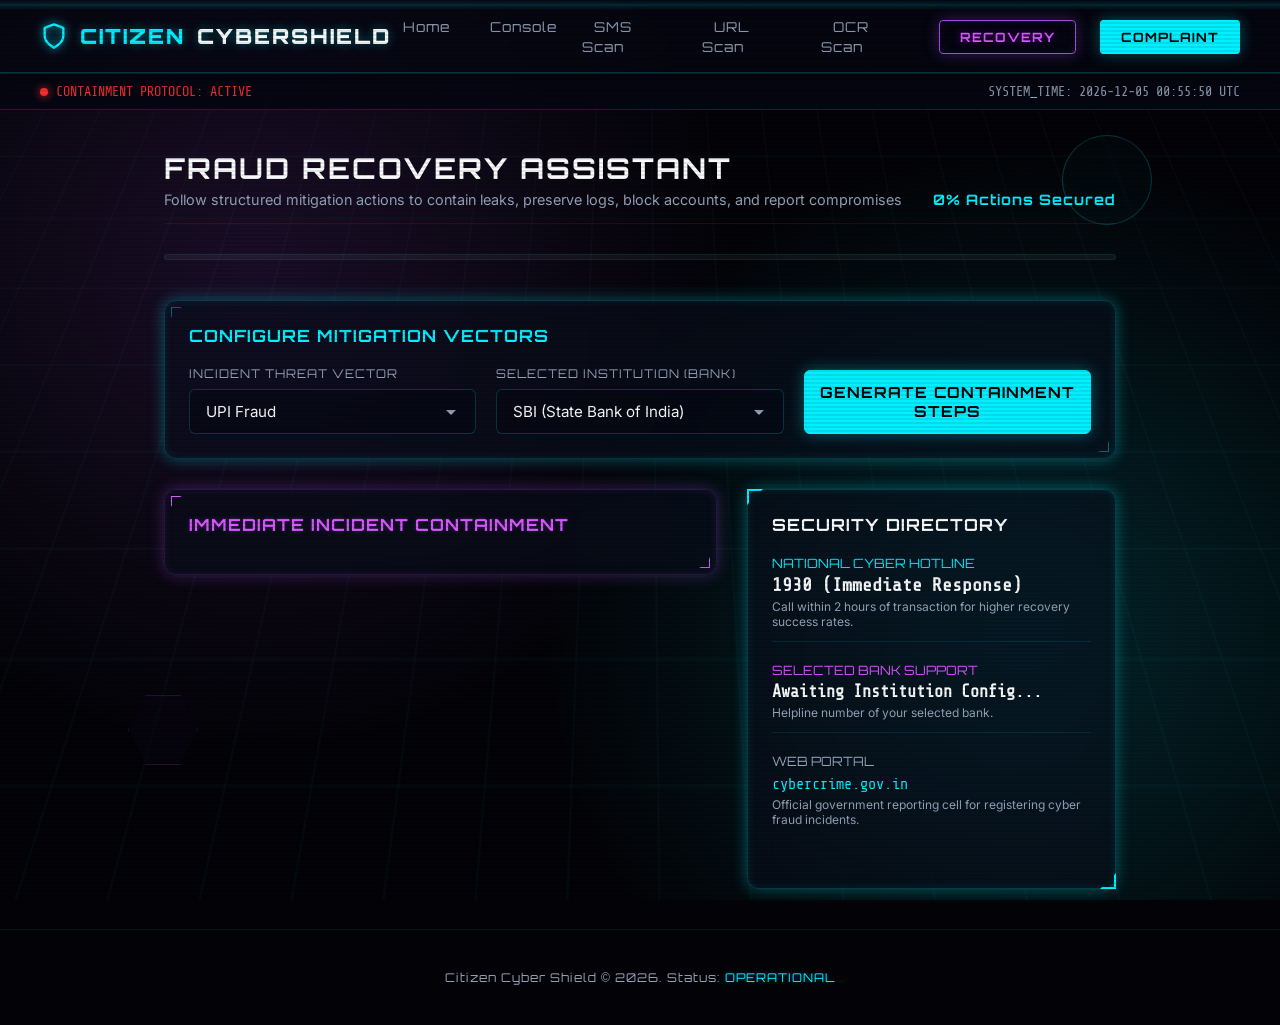
<file: frontend/recovery.html>
<!DOCTYPE html>
<html lang="en">
<head>
  <meta charset="UTF-8">
  <meta name="viewport" content="width=device-width, initial-scale=1.0">
  <meta name="description" content="Citizen Cyber Shield Fraud Recovery Assistant - Step-by-step containment checklists, banking emergency hotlines, and security guides.">
  <title>Fraud Recovery Assistant | Citizen Cyber Shield Console</title>
  <link rel="stylesheet" href="css/style.css">
  <style>
    /* Checklist Custom Styles */
    .checklist-group {
      list-style: none;
      display: flex;
      flex-direction: column;
      gap: 14px;
      margin-top: 15px;
    }
    .checklist-group li {
      display: flex;
      align-items: flex-start;
      gap: 12px;
      padding: 10px;
      background: rgba(6, 8, 19, 0.4);
      border: 1px solid rgba(0, 240, 255, 0.08);
      border-radius: 6px;
      transition: all 0.3s;
      font-size: 0.9rem;
      line-height: 1.4;
    }
    .checklist-group li:hover {
      border-color: rgba(0, 240, 255, 0.2);
      background: rgba(6, 8, 19, 0.65);
    }
  </style>
</head>
<body>

  <!-- Cyber Background & Scanline Overlays -->
  <div class="cyber-bg">
    <div class="cyber-grid"></div>
  </div>
  <div class="cyber-scanline"></div>
  <div class="cyber-scan-bar"></div>

  <!-- Floating Cyber Objects -->
  <div class="floating-objects">
    <div class="floating-object hexagon obj-purple" style="width: 70px; height: 70px; left: 10%; bottom: 15%;"></div>
    <div class="floating-object circle" style="width: 90px; height: 90px; right: 10%; top: 15%;"></div>
  </div>

  <!-- Navbar -->
  <header class="cyber-navbar">
    <a href="index.html" class="navbar-logo" id="nav-brand-logo">
      <svg xmlns="http://www.w3.org/2000/svg" viewBox="0 0 24 24" fill="none" stroke="currentColor" stroke-width="2" stroke-linecap="round" stroke-linejoin="round">
        <path d="M12 22s8-4 8-10V5l-8-3-8 3v7c0 6 8 10 8 10z"/>
      </svg>
      CITIZEN<span>CYBERSHIELD</span>
    </a>
    <nav>
      <ul class="nav-links">
        <li class="nav-item"><a href="index.html" id="nav-link-home">Home</a></li>
        <li class="nav-item"><a href="dashboard.html" id="nav-link-dashboard">Console</a></li>
        <li class="nav-item"><a href="sms.html" id="nav-link-sms">SMS Scan</a></li>
        <li class="nav-item"><a href="url.html" id="nav-link-url">URL Scan</a></li>
        <li class="nav-item"><a href="screenshot.html" id="nav-link-ocr">OCR Scan</a></li>
        <li><a href="recovery.html" class="nav-btn-secondary nav-active" id="nav-btn-recovery" style="color: var(--neon-purple-bright); text-shadow: 0 0 8px rgba(189, 0, 255, 0.5);">Recovery</a></li>
        <li><a href="complaint.html" class="nav-btn" id="nav-btn-complaint">Complaint</a></li>
      </ul>
    </nav>
  </header>

  <!-- Live SOC Threat Stream Banner -->
  <div class="soc-status-bar">
    <div class="status-indicator">
      <div class="status-dot alert" id="soc-status-dot"></div>
      <span style="color: var(--neon-red)">CONTAINMENT PROTOCOL: ACTIVE</span>
    </div>
    <div class="current-time" id="soc-live-time" style="color: var(--text-gray)">
      SYSTEM_LIVE
    </div>
  </div>

  <main style="max-width: 1000px; margin: 40px auto; padding: 0 24px;">
    <!-- Page Header -->
    <div style="margin-bottom: 30px; border-bottom: 1px solid rgba(255, 49, 49, 0.15); padding-bottom: 15px; display: flex; justify-content: space-between; align-items: flex-end;">
      <div>
        <h1 style="font-family: var(--font-cyber); font-size: 1.8rem; letter-spacing: 2px; color: var(--text-light); text-transform: uppercase;">
          Fraud Recovery Assistant
        </h1>
        <p style="color: var(--text-gray); font-size: 0.9rem; margin-top: 5px;">Follow structured mitigation actions to contain leaks, preserve logs, block accounts, and report compromises</p>
      </div>
      <div id="recovery-pct-text" style="font-family: var(--font-cyber); font-size: 0.9rem; color: var(--neon-blue); font-weight: 700; letter-spacing: 1px;">
        0% Actions Secured
      </div>
    </div>

    <!-- Progress Indicator Bar -->
    <div style="width: 100%; height: 6px; background: rgba(255, 255, 255, 0.05); border-radius: 3px; margin-bottom: 40px; overflow: hidden; border: 1px solid rgba(0, 240, 255, 0.1);">
      <div id="recovery-progress-bar" style="width: 0%; height: 100%; background: linear-gradient(90deg, var(--neon-blue), var(--neon-purple)); box-shadow: var(--glow-blue); transition: width 0.4s ease;"></div>
    </div>

    <!-- Threat Parameter Selectors -->
    <div class="cyber-panel corner-brackets" style="margin-bottom: 30px;">
      <h2 style="font-family: var(--font-cyber); font-size: 1.05rem; letter-spacing: 1px; color: var(--neon-blue); text-transform: uppercase; margin-bottom: 20px;">Configure Mitigation Vectors</h2>
      <div style="display: grid; grid-template-columns: repeat(3, 1fr); gap: 20px; align-items: flex-end;">
        <div>
          <label for="recovery-threat-type" class="form-label">Incident Threat Vector</label>
          <select id="recovery-threat-type" class="cyber-input" style="padding-left: 16px; appearance: none; background-image: url('data:image/svg+xml;utf8,<svg fill=%22%2394a3b8%22 height=%2224%22 viewBox=%220 0 24 24%22 width=%2224%22 xmlns=%22http://www.w3.org/2000/svg%22><path d=%22M7 10l5 5 5-5z%22/></svg>'); background-repeat: no-repeat; background-position: right 12px center;">
            <option value="UPI Fraud">UPI Fraud</option>
            <option value="Banking Fraud">Banking Fraud</option>
            <option value="OTP Scam">OTP Scam</option>
            <option value="KYC Fraud">KYC Fraud</option>
            <option value="Job Scam">Job Scam</option>
            <option value="Investment Scam">Investment Scam</option>
            <option value="Lottery Scam">Lottery Scam</option>
            <option value="QR Scam">QR Scam</option>
          </select>
        </div>
        
        <div>
          <label for="recovery-bank" class="form-label">Selected Institution (Bank)</label>
          <select id="recovery-bank" class="cyber-input" style="padding-left: 16px; appearance: none; background-image: url('data:image/svg+xml;utf8,<svg fill=%22%2394a3b8%22 height=%2224%22 viewBox=%220 0 24 24%22 width=%2224%22 xmlns=%22http://www.w3.org/2000/svg%22><path d=%22M7 10l5 5 5-5z%22/></svg>'); background-repeat: no-repeat; background-position: right 12px center;">
            <option value="SBI">SBI (State Bank of India)</option>
            <option value="HDFC">HDFC Bank</option>
            <option value="ICICI">ICICI Bank</option>
          </select>
        </div>
        
        <button onclick="loadRecoveryPlan()" class="btn-cyber-primary" style="padding: 12px; justify-content: center; width: 100%;" id="btn-load-plan">
          Generate Containment Steps
        </button>
      </div>
    </div>

    <!-- Checklist & Resources Grid -->
    <div style="display: grid; grid-template-columns: 1.2fr 0.8fr; gap: 30px; align-items: start;">
      
      <!-- Checklists -->
      <div style="display: flex; flex-direction: column; gap: 30px;">
        
        <!-- Priority actions -->
        <div class="cyber-panel corner-brackets purple-glow">
          <h2 style="font-family: var(--font-cyber); font-size: 1.05rem; letter-spacing: 1px; color: var(--neon-purple-bright); text-shadow: 0 0 5px rgba(157, 78, 221, 0.3); text-transform: uppercase;" id="recovery-steps-title">
            Immediate Incident Containment
          </h2>
          <ul class="checklist-group" id="recovery-steps-list">
            <!-- Dynamic checklists populated via app.js -->
          </ul>
        </div>
      </div>

      <!-- Emergency Directory -->
      <div class="cyber-panel" style="min-height: 400px;">
        <h2 style="font-family: var(--font-cyber); font-size: 1.05rem; letter-spacing: 1px; margin-bottom: 20px; text-transform: uppercase;">
          Security Directory
        </h2>
        
        <div style="display: flex; flex-direction: column; gap: 20px;">
          <!-- Resource Item 1 -->
          <div style="border-bottom: 1px solid rgba(0, 240, 255, 0.1); padding-bottom: 12px;">
            <div style="font-family: var(--font-cyber); font-size: 0.8rem; color: var(--neon-blue); text-transform: uppercase; margin-bottom: 4px;">National Cyber Hotline</div>
            <div style="font-family: var(--font-mono); font-size: 1.15rem; font-weight: 700; color: var(--text-light);">1930 (Immediate Response)</div>
            <p style="font-size: 0.75rem; color: var(--text-gray); margin-top: 4px;">Call within 2 hours of transaction for higher recovery success rates.</p>
          </div>

          <!-- Resource Item 2 -->
          <div style="border-bottom: 1px solid rgba(0, 240, 255, 0.1); padding-bottom: 12px;">
            <div style="font-family: var(--font-cyber); font-size: 0.8rem; color: var(--neon-purple-bright); text-transform: uppercase; margin-bottom: 4px;">Selected Bank Support</div>
            <div style="font-family: var(--font-mono); font-size: 1.05rem; font-weight: 700; color: var(--text-light);" id="recovery-bank-helpline">Awaiting Institution Config...</div>
            <p style="font-size: 0.75rem; color: var(--text-gray); margin-top: 4px;">Helpline number of your selected bank.</p>
          </div>

          <!-- Resource Item 3 -->
          <div>
            <div style="font-family: var(--font-cyber); font-size: 0.8rem; color: var(--text-gray); text-transform: uppercase; margin-bottom: 4px;">Web Portal</div>
            <a href="https://cybercrime.gov.in" id="recovery-bank-website" target="_blank" style="font-family: var(--font-mono); font-size: 0.95rem; color: var(--neon-blue); text-decoration: none;" onmouseover="this.style.textShadow='0 0 5px var(--neon-blue)'" onmouseout="this.style.textShadow='none'">cybercrime.gov.in</a>
            <p style="font-size: 0.75rem; color: var(--text-gray); margin-top: 4px;">Official government reporting cell for registering cyber fraud incidents.</p>
          </div>
        </div>

      </div>

    </div>
  </main>

  <footer class="cyber-footer">
    <p>Citizen Cyber Shield © 2026. Status: <span>OPERATIONAL</span></p>
  </footer>

  <!-- Import app logic controller -->
  <script src="js/app.js"></script>
  <script>
    function updateSOCTime() {
      const timeEl = document.getElementById('soc-live-time');
      const now = new Date();
      timeEl.textContent = `SYSTEM_TIME: ${now.toISOString().replace('T', ' ').substring(0, 19)} UTC`;
    }
    setInterval(updateSOCTime, 1000);
    updateSOCTime();
    
    // Initial call to set state
    updateRecoveryProgress();
  </script>
</body>
</html>
</file>
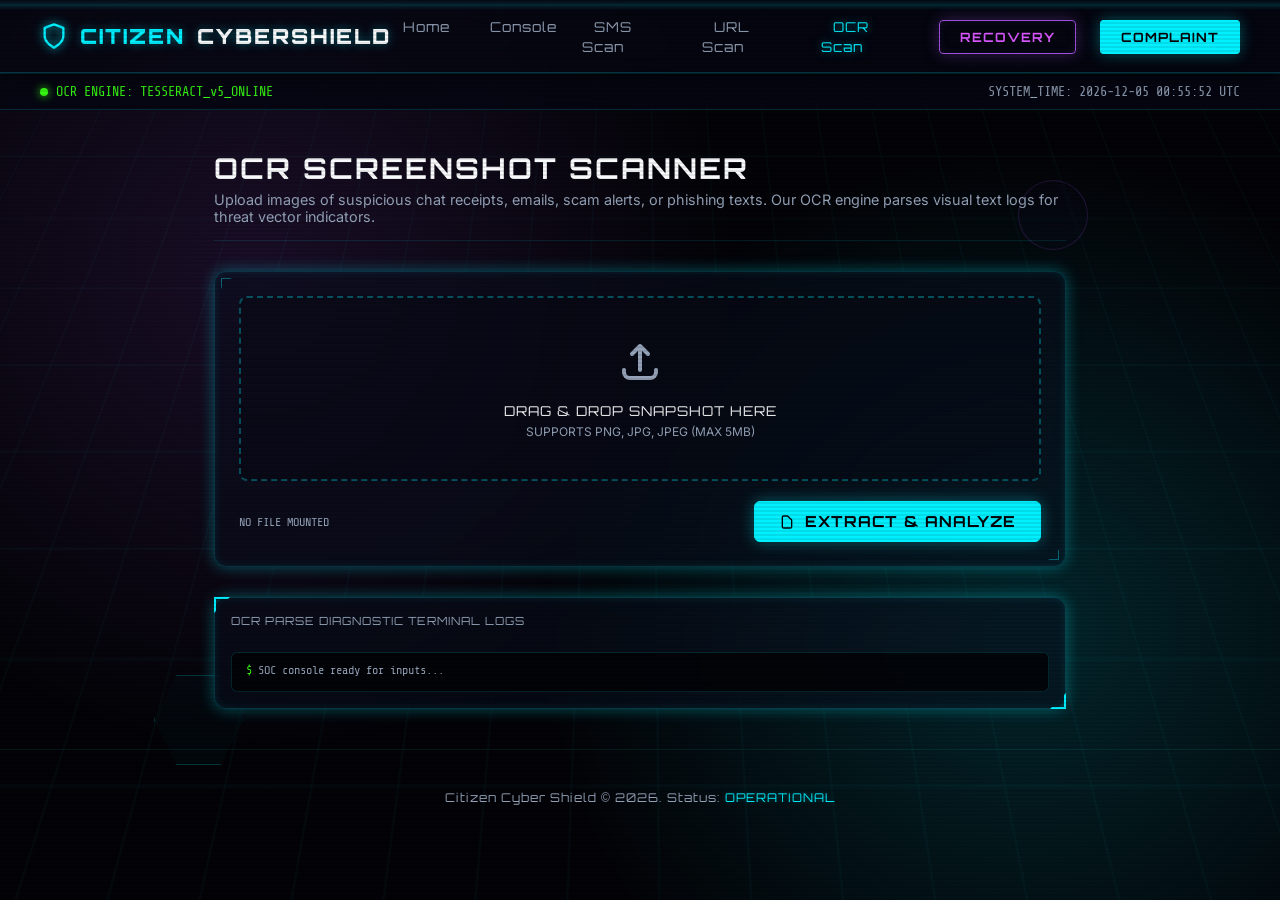
<file: frontend/screenshot.html>
<!DOCTYPE html>
<html lang="en">
<head>
  <meta charset="UTF-8">
  <meta name="viewport" content="width=device-width, initial-scale=1.0">
  <meta name="description" content="Citizen Cyber Shield OCR Scanner - Scan letters, screenshots, bank statements, identify suspicious patterns and extract textual data automatically.">
  <title>OCR Screenshot Scanner | Citizen Cyber Shield Console</title>
  <link rel="stylesheet" href="css/style.css">
  <style>
    /* OCR Specific dropzone styles */
    .dropzone {
      border: 2px dashed rgba(0, 240, 255, 0.3);
      background: rgba(6, 8, 19, 0.4);
      border-radius: 8px;
      padding: 40px 20px;
      text-align: center;
      cursor: pointer;
      transition: all 0.3s;
      margin-bottom: 20px;
      position: relative;
    }
    .dropzone:hover {
      border-color: var(--neon-blue);
      background: rgba(0, 240, 255, 0.03);
      box-shadow: var(--glow-blue);
    }
    .dropzone svg {
      width: 48px;
      height: 48px;
      color: var(--text-gray);
      margin-bottom: 12px;
      transition: color 0.3s;
    }
    .dropzone:hover svg {
      color: var(--neon-blue);
    }
    .file-input {
      position: absolute;
      top: 0;
      left: 0;
      width: 100%;
      height: 100%;
      opacity: 0;
      cursor: pointer;
    }
  </style>
</head>
<body>

  <!-- Cyber Background & Scanline Overlays -->
  <div class="cyber-bg">
    <div class="cyber-grid"></div>
  </div>
  <div class="cyber-scanline"></div>
  <div class="cyber-scan-bar"></div>

  <!-- Floating Cyber Objects -->
  <div class="floating-objects">
    <div class="floating-object hexagon" style="width: 90px; height: 90px; left: 12%; bottom: 15%;"></div>
    <div class="floating-object circle obj-purple" style="width: 70px; height: 70px; right: 15%; top: 20%;"></div>
  </div>

  <!-- Navbar -->
  <header class="cyber-navbar">
    <a href="index.html" class="navbar-logo" id="nav-brand-logo">
      <svg xmlns="http://www.w3.org/2000/svg" viewBox="0 0 24 24" fill="none" stroke="currentColor" stroke-width="2" stroke-linecap="round" stroke-linejoin="round">
        <path d="M12 22s8-4 8-10V5l-8-3-8 3v7c0 6 8 10 8 10z"/>
      </svg>
      CITIZEN<span>CYBERSHIELD</span>
    </a>
    <nav>
      <ul class="nav-links">
        <li class="nav-item"><a href="index.html" id="nav-link-home">Home</a></li>
        <li class="nav-item"><a href="dashboard.html" id="nav-link-dashboard">Console</a></li>
        <li class="nav-item"><a href="sms.html" id="nav-link-sms">SMS Scan</a></li>
        <li class="nav-item"><a href="url.html" id="nav-link-url">URL Scan</a></li>
        <li class="nav-item"><a href="screenshot.html" id="nav-link-ocr" class="nav-active" style="color: var(--neon-blue); text-shadow: 0 0 8px rgba(0, 240, 255, 0.5);">OCR Scan</a></li>
        <li><a href="recovery.html" class="nav-btn-secondary" id="nav-btn-recovery">Recovery</a></li>
        <li><a href="complaint.html" class="nav-btn" id="nav-btn-complaint">Complaint</a></li>
      </ul>
    </nav>
  </header>

  <!-- Live SOC Threat Stream Banner -->
  <div class="soc-status-bar">
    <div class="status-indicator">
      <div class="status-dot" id="soc-status-dot"></div>
      <span style="color: var(--neon-green)">OCR ENGINE: TESSERACT_v5_ONLINE</span>
    </div>
    <div class="current-time" id="soc-live-time" style="color: var(--text-gray)">
      SYSTEM_LIVE
    </div>
  </div>

  <main style="max-width: 900px; margin: 40px auto; padding: 0 24px;">
    <!-- Page Header -->
    <div style="margin-bottom: 30px; border-bottom: 1px solid rgba(0, 240, 255, 0.1); padding-bottom: 15px;">
      <h1 style="font-family: var(--font-cyber); font-size: 1.8rem; letter-spacing: 2px; text-transform: uppercase;">
        OCR Screenshot Scanner
      </h1>
      <p style="color: var(--text-gray); font-size: 0.9rem; margin-top: 5px;">Upload images of suspicious chat receipts, emails, scam alerts, or phishing texts. Our OCR engine parses visual text logs for threat vector indicators.</p>
    </div>

    <!-- Scanner Interface -->
    <div style="display: flex; flex-direction: column; gap: 30px;">
      <!-- Dropzone Card -->
      <div class="cyber-panel corner-brackets">
        <div class="dropzone" id="ocr-dropzone">
          <svg xmlns="http://www.w3.org/2000/svg" fill="none" viewBox="0 0 24 24" stroke="currentColor" stroke-width="2">
            <path stroke-linecap="round" stroke-linejoin="round" d="M4 16v1a3 3 0 003 3h10a3 3 0 003-3v-1m-4-8l-4-4m0 0L8 8m4-4v12"/>
          </svg>
          <div style="font-family: var(--font-cyber); font-size: 0.85rem; letter-spacing: 1px; color: var(--text-light); text-transform: uppercase; margin-bottom: 5px;" id="upload-status-title">Drag & Drop Snapshot Here</div>
          <div style="font-size: 0.75rem; color: var(--text-gray);">SUPPORTS PNG, JPG, JPEG (MAX 5MB)</div>
          <input type="file" id="screenshot-upload" class="file-input" accept="image/*" onchange="handleFileSelected()">
        </div>
        
        <div style="display: flex; justify-content: space-between; align-items: center;">
          <span style="font-family: var(--font-mono); font-size: 0.75rem; color: var(--text-gray);" id="selected-file-label">NO FILE MOUNTED</span>
          <button onclick="triggerOCRScan()" class="btn-cyber-primary" id="btn-ocr-scan" style="padding: 10px 24px;">
            <svg style="width: 16px; height: 16px;" xmlns="http://www.w3.org/2000/svg" fill="none" viewBox="0 0 24 24" stroke="currentColor" stroke-width="2">
              <path stroke-linecap="round" stroke-linejoin="round" d="M7 21h10a2 2 0 002-2V9.414a1 1 0 00-.293-.707l-5.414-5.414A1 1 0 0012.586 3H7a2 2 0 00-2 2v14a2 2 0 002 2z"/>
            </svg>
            Extract & Analyze
          </button>
        </div>
      </div>

      <!-- Real-time Diagnostic Log Terminal -->
      <div class="cyber-panel" style="padding: 16px;">
        <div class="checklist-title" style="margin-bottom: 10px;">OCR Parse Diagnostic Terminal Logs</div>
        <div class="terminal-footer" id="ocr-terminal" style="max-height: 120px;">
          <div class="terminal-line success">SOC console ready for inputs...</div>
        </div>
      </div>

      <!-- Analysis Results Card (Hidden by default) -->
      <div class="cyber-panel corner-brackets purple-glow" id="screenshot-results" style="display: none;">
        <h2 style="font-family: var(--font-cyber); font-size: 1.1rem; letter-spacing: 1px; margin-bottom: 20px; text-transform: uppercase;">
          Assessment Summary
        </h2>
        
        <div style="display: grid; grid-template-columns: repeat(2, 1fr); gap: 24px; margin-bottom: 24px;">
          <!-- Severity meter -->
          <div style="border: 1px solid rgba(157, 78, 221, 0.15); background: rgba(6, 8, 19, 0.6); padding: 16px; border-radius: 6px; text-align: center;">
            <div style="font-family: var(--font-cyber); font-size: 0.75rem; color: var(--text-gray); text-transform: uppercase;">OCR Threat Severity</div>
            <div id="ocr-severity" style="font-family: var(--font-cyber); font-size: 1.15rem; font-weight: 700; margin-top: 10px;">CLEAN</div>
          </div>
          <!-- Score meter -->
          <div style="border: 1px solid rgba(157, 78, 221, 0.15); background: rgba(6, 8, 19, 0.6); padding: 16px; border-radius: 6px; text-align: center;">
            <div style="font-family: var(--font-cyber); font-size: 0.75rem; color: var(--text-gray); text-transform: uppercase;">Probability Factor</div>
            <div id="ocr-score" style="font-family: var(--font-cyber); font-size: 1.25rem; font-weight: 700; color: var(--neon-blue); text-shadow: 0 0 10px rgba(0, 240, 255, 0.3); margin-top: 10px;">0%</div>
          </div>
        </div>

        <!-- Text Preview Block -->
        <div style="margin-bottom: 24px;">
          <div class="checklist-title" style="margin-bottom: 8px;">Extracted Text Payload</div>
          <div id="ocr-text-preview" style="font-family: var(--font-mono); font-size: 0.85rem; line-height: 1.4; background: rgba(3, 3, 7, 0.7); border: 1px solid rgba(157, 78, 221, 0.15); border-radius: 6px; padding: 14px; color: var(--text-light); max-height: 160px; overflow-y: auto; white-space: pre-wrap;">
            Awaiting text extraction...
          </div>
        </div>

        <div>
          <div class="checklist-title" style="margin-bottom: 12px;">Matched Threat Indicators</div>
          <ul id="ocr-findings" style="list-style: none; display: flex; flex-direction: column; gap: 10px; font-size: 0.9rem; color: var(--text-light);">
            <!-- Dynamic findings go here -->
          </ul>
        </div>
      </div>
    </div>
  </main>

  <footer class="cyber-footer">
    <p>Citizen Cyber Shield © 2026. Status: <span>OPERATIONAL</span></p>
  </footer>

  <!-- Import app logic controller -->
  <script src="js/app.js"></script>
  <script>
    function updateSOCTime() {
      const timeEl = document.getElementById('soc-live-time');
      const now = new Date();
      timeEl.textContent = `SYSTEM_TIME: ${now.toISOString().replace('T', ' ').substring(0, 19)} UTC`;
    }
    setInterval(updateSOCTime, 1000);
    updateSOCTime();

    // Show name of file after selection
    function handleFileSelected() {
      const input = document.getElementById('screenshot-upload');
      const label = document.getElementById('selected-file-label');
      const title = document.getElementById('upload-status-title');
      
      if (input.files && input.files.length > 0) {
        const file = input.files[0];
        label.textContent = file.name.toUpperCase();
        title.textContent = "FILE ATTACHED SUCCESSFULLY";
        title.style.color = "var(--neon-blue)";
      } else {
        label.textContent = "NO FILE MOUNTED";
        title.textContent = "Drag & Drop Snapshot Here";
        title.style.color = "";
      }
    }
  </script>
</body>
</html>
</file>
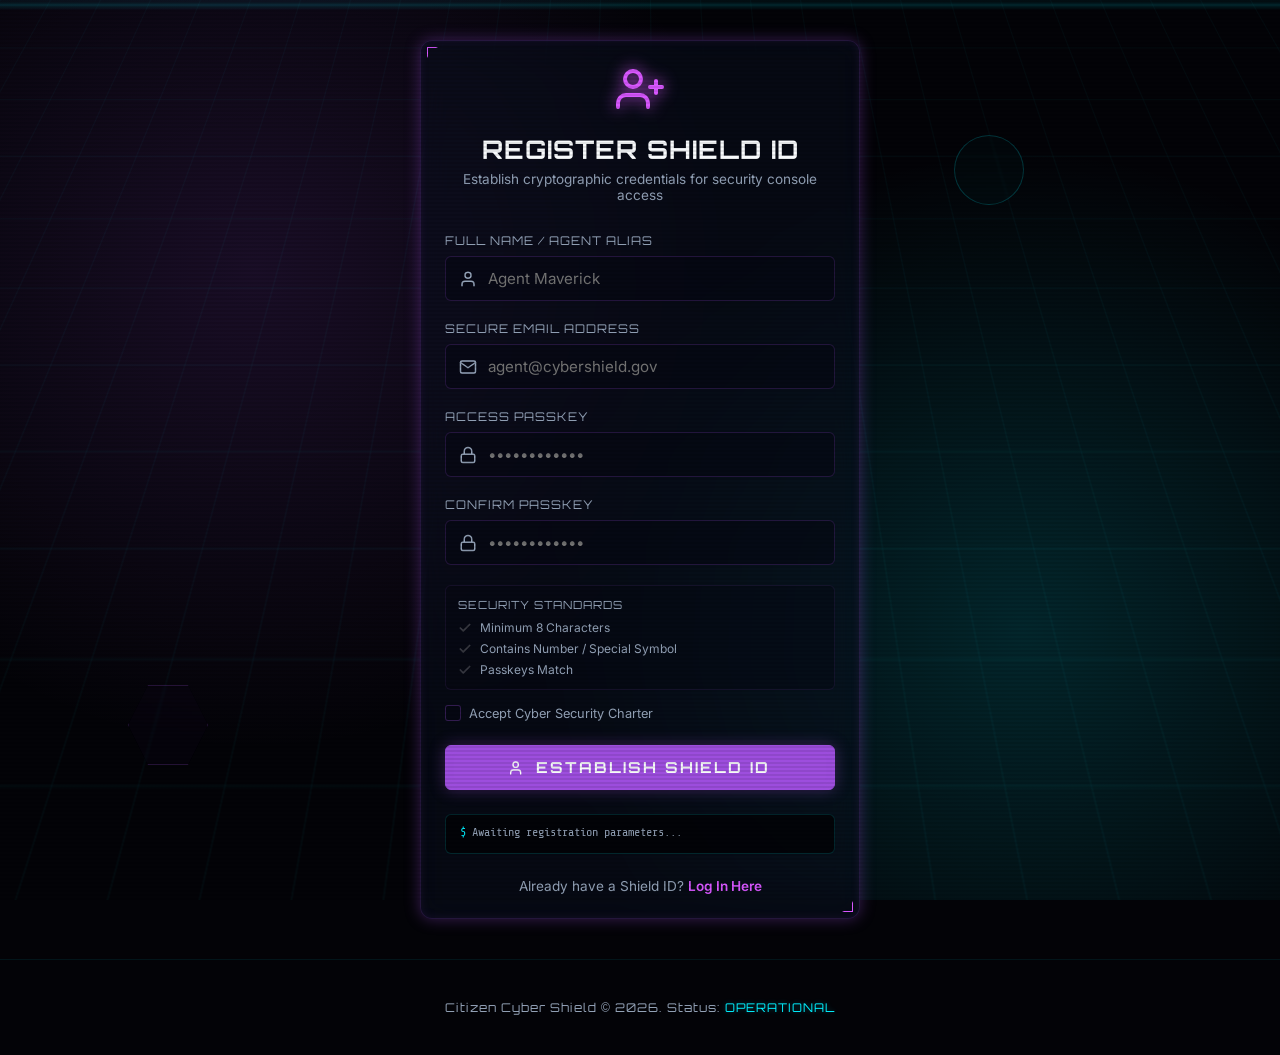
<file: frontend/signup.html>
<!DOCTYPE html>
<html lang="en">
<head>
  <meta charset="UTF-8">
  <meta name="viewport" content="width=device-width, initial-scale=1.0">
  <meta name="description" content="Register a secure Citizen Cyber Shield ID. Set up your personal threat center console and enable automated fraud scanning.">
  <title>Register Shield ID | Citizen Cyber Shield Console</title>
  <link rel="stylesheet" href="css/style.css">
</head>
<body>

  <!-- Cyber Background & Scanline Overlays -->
  <div class="cyber-bg">
    <div class="cyber-grid"></div>
  </div>
  <div class="cyber-scanline"></div>
  <div class="cyber-scan-bar"></div>

  <!-- Floating Cyber Objects -->
  <div class="floating-objects">
    <div class="floating-object hexagon obj-purple" style="width: 80px; height: 80px; left: 10%; bottom: 15%;"></div>
    <div class="floating-object circle" style="width: 70px; height: 70px; right: 20%; top: 15%;"></div>
  </div>

  <!-- Main Register Container -->
  <div class="auth-wrapper">
    <div class="auth-panel cyber-panel corner-brackets purple-glow">
      
      <div class="auth-header">
        <svg xmlns="http://www.w3.org/2000/svg" viewBox="0 0 24 24" fill="none" stroke="currentColor" stroke-width="2" stroke-linecap="round" stroke-linejoin="round">
          <path d="M16 21v-2a4 4 0 0 0-4-4H5a4 4 0 0 0-4 4v2"/>
          <circle cx="8.5" cy="7" r="4"/>
          <line x1="20" y1="8" x2="20" y2="14"/>
          <line x1="23" y1="11" x2="17" y2="11"/>
        </svg>
        <h1 style="display:none;">Citizen Cyber Shield Account Creation</h1> <!-- Hidden but present for H1 SEO/accessibility hierarchy -->
        <h2>Register Shield ID</h2>
        <p>Establish cryptographic credentials for security console access</p>
      </div>

      <form id="signup-form" autocomplete="off" onsubmit="handleSignup(event)">
        <!-- Full Name Input -->
        <div class="form-group">
          <label for="signup-name" class="form-label">Full Name / Agent Alias</label>
          <div class="input-wrapper">
            <svg class="input-icon" xmlns="http://www.w3.org/2000/svg" viewBox="0 0 24 24" fill="none" stroke="currentColor" stroke-width="2" stroke-linecap="round" stroke-linejoin="round">
              <path d="M20 21v-2a4 4 0 0 0-4-4H8a4 4 0 0 0-4 4v2"/>
              <circle cx="12" cy="7" r="4"/>
            </svg>
            <input type="text" id="signup-name" class="cyber-input" placeholder="Agent Maverick" required>
          </div>
        </div>

        <!-- Email Input -->
        <div class="form-group">
          <label for="signup-email" class="form-label">Secure Email Address</label>
          <div class="input-wrapper">
            <svg class="input-icon" xmlns="http://www.w3.org/2000/svg" viewBox="0 0 24 24" fill="none" stroke="currentColor" stroke-width="2" stroke-linecap="round" stroke-linejoin="round">
              <path d="M4 4h16c1.1 0 2 .9 2 2v12c0 1.1-.9 2-2 2H4c-1.1 0-2-.9-2-2V6c0-1.1.9-2 2-2z"/>
              <polyline points="22,6 12,13 2,6"/>
            </svg>
            <input type="email" id="signup-email" class="cyber-input" placeholder="agent@cybershield.gov" required>
          </div>
        </div>

        <!-- Password Input -->
        <div class="form-group">
          <label for="signup-password" class="form-label">Access Passkey</label>
          <div class="input-wrapper">
            <svg class="input-icon" xmlns="http://www.w3.org/2000/svg" viewBox="0 0 24 24" fill="none" stroke="currentColor" stroke-width="2" stroke-linecap="round" stroke-linejoin="round">
              <rect x="3" y="11" width="18" height="11" rx="2" ry="2"/>
              <path d="M7 11V7a5 5 0 0 1 10 0v4"/>
            </svg>
            <input type="password" id="signup-password" class="cyber-input" placeholder="••••••••••••" oninput="validatePassword()" required>
          </div>
        </div>

        <!-- Confirm Password Input -->
        <div class="form-group">
          <label for="signup-confirm-password" class="form-label">Confirm Passkey</label>
          <div class="input-wrapper">
            <svg class="input-icon" xmlns="http://www.w3.org/2000/svg" viewBox="0 0 24 24" fill="none" stroke="currentColor" stroke-width="2" stroke-linecap="round" stroke-linejoin="round">
              <rect x="3" y="11" width="18" height="11" rx="2" ry="2"/>
              <path d="M7 11V7a5 5 0 0 1 10 0v4"/>
            </svg>
            <input type="password" id="signup-confirm-password" class="cyber-input" placeholder="••••••••••••" oninput="validatePassword()" required>
          </div>
        </div>

        <!-- Security Checklist -->
        <div class="security-checklist">
          <div class="checklist-title">Security Standards</div>
          <div class="checklist-item" id="chk-length">
            <svg xmlns="http://www.w3.org/2000/svg" viewBox="0 0 24 24" fill="none" stroke="currentColor" stroke-width="3" stroke-linecap="round" stroke-linejoin="round">
              <polyline points="20 6 9 17 4 12"/>
            </svg>
            Minimum 8 Characters
          </div>
          <div class="checklist-item" id="chk-special">
            <svg xmlns="http://www.w3.org/2000/svg" viewBox="0 0 24 24" fill="none" stroke="currentColor" stroke-width="3" stroke-linecap="round" stroke-linejoin="round">
              <polyline points="20 6 9 17 4 12"/>
            </svg>
            Contains Number / Special Symbol
          </div>
          <div class="checklist-item" id="chk-match">
            <svg xmlns="http://www.w3.org/2000/svg" viewBox="0 0 24 24" fill="none" stroke="currentColor" stroke-width="3" stroke-linecap="round" stroke-linejoin="round">
              <polyline points="20 6 9 17 4 12"/>
            </svg>
            Passkeys Match
          </div>
        </div>

        <!-- Accept Terms Checkbox -->
        <div class="auth-options" style="margin-top: 15px; margin-bottom: 24px;">
          <label class="checkbox-container" id="terms-container">
            <input type="checkbox" id="accept-terms" required>
            <span class="custom-checkbox"></span>
            Accept Cyber Security Charter
          </label>
        </div>

        <!-- Submit Button -->
        <button type="submit" class="btn-auth-submit" id="btn-signup-submit">
          <svg xmlns="http://www.w3.org/2000/svg" width="16" height="16" viewBox="0 0 24 24" fill="none" stroke="currentColor" stroke-width="2" stroke-linecap="round" stroke-linejoin="round">
            <path d="M16 21v-2a4 4 0 0 0-4-4H5a4 4 0 0 0-4 4v2"/>
            <circle cx="8.5" cy="7" r="4"/>
          </svg>
          Establish Shield ID
        </button>
      </form>

      <!-- Mock SOC Diagnostics Terminal -->
      <div class="terminal-footer" id="signup-terminal">
        <div class="terminal-line">Awaiting registration parameters...</div>
      </div>

      <div class="auth-footer-text">
        Already have a Shield ID? <a href="login.html" id="auth-login-link">Log In Here</a>
      </div>
    </div>
  </div>

  <footer class="cyber-footer">
    <p>Citizen Cyber Shield © 2026. Status: <span>OPERATIONAL</span></p>
  </footer>

  <script>
    // Validation variables
    const passInput = document.getElementById('signup-password');
    const confirmInput = document.getElementById('signup-confirm-password');
    const chkLength = document.getElementById('chk-length');
    const chkSpecial = document.getElementById('chk-special');
    const chkMatch = document.getElementById('chk-match');
    const terminal = document.getElementById('signup-terminal');

    // Terminal Logging Helper
    function logToTerminal(message, type = '') {
      const line = document.createElement('div');
      line.className = `terminal-line ${type}`;
      line.textContent = message;
      terminal.appendChild(line);
      terminal.scrollTop = terminal.scrollHeight;
    }

    // Dynamic password validation
    function validatePassword() {
      const val = passInput.value;
      const confirmVal = confirmInput.value;

      // 1. Length rule
      if (val.length >= 8) {
        chkLength.classList.add('valid');
      } else {
        chkLength.classList.remove('valid');
      }

      // 2. Special char/number rule
      const hasSpecial = /[0-9!@#$%^&*(),.?":{}|<>]/.test(val);
      if (hasSpecial) {
        chkSpecial.classList.add('valid');
      } else {
        chkSpecial.classList.remove('valid');
      }

      // 3. Match rule
      if (val === confirmVal && val !== "") {
        chkMatch.classList.add('valid');
      } else {
        chkMatch.classList.remove('valid');
      }
    }

    // Form submission mock handler
    function handleSignup(event) {
      event.preventDefault();
      
      const name = document.getElementById('signup-name').value;
      const email = document.getElementById('signup-email').value;
      
      // Confirm all conditions met
      const lengthOk = passInput.value.length >= 8;
      const specialOk = /[0-9!@#$%^&*(),.?":{}|<>]/.test(passInput.value);
      const matchOk = passInput.value === confirmInput.value;

      if (!lengthOk || !specialOk || !matchOk) {
        logToTerminal('Registration aborted. Password parameters failed system guidelines.', 'error');
        return;
      }

      logToTerminal(`Generating keypair for Agent: ${name}...`);
      
      setTimeout(() => {
        logToTerminal(`Binding credentials to ID: ${email}...`, 'success');
        setTimeout(() => {
          logToTerminal('Shield ID active. Launching console session...', 'success');
          setTimeout(() => {
            window.location.href = 'login.html';
          }, 1000);
        }, 800);
      }, 600);
    }
  </script>
</body>
</html>
</file>
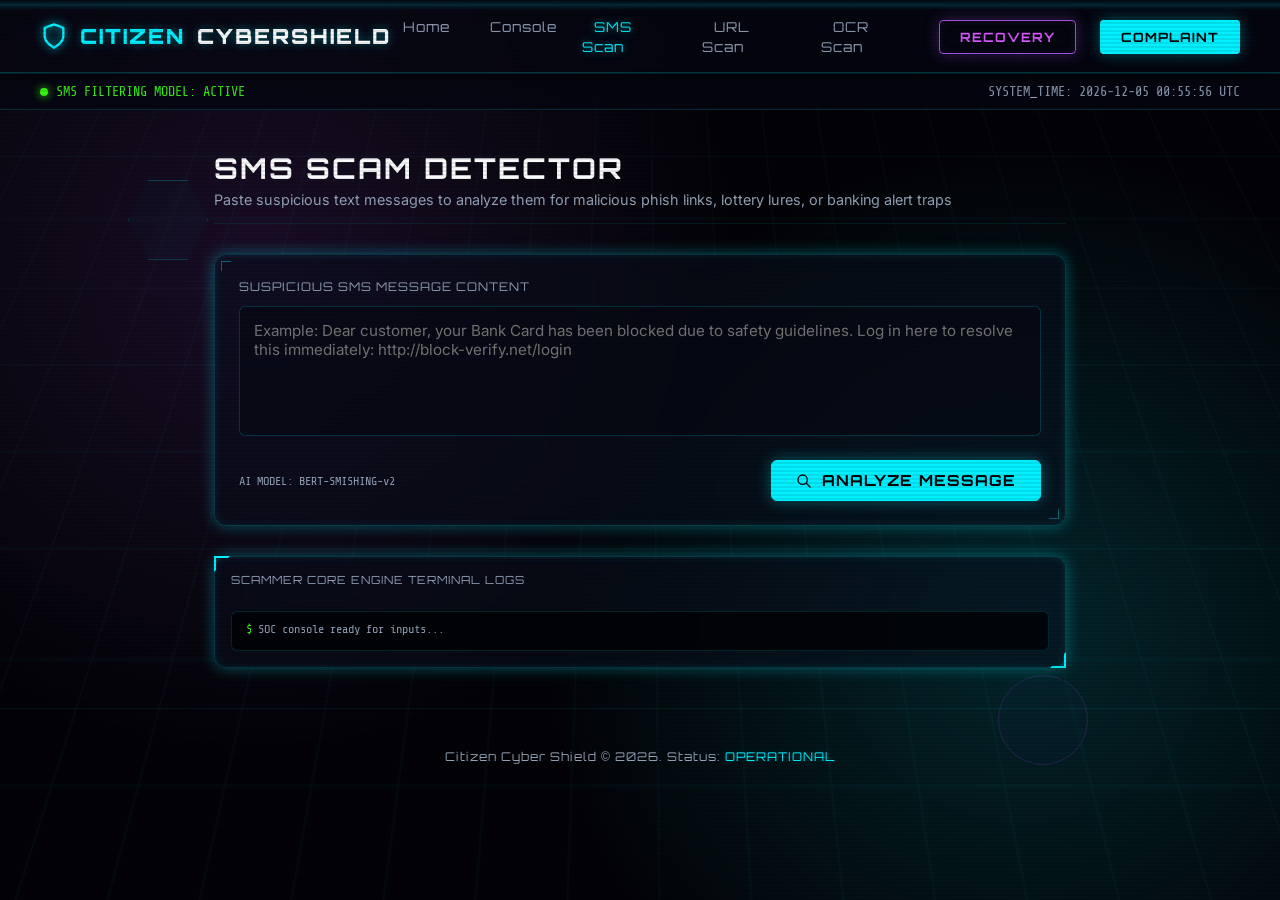
<file: frontend/sms.html>
<!DOCTYPE html>
<html lang="en">
<head>
  <meta charset="UTF-8">
  <meta name="viewport" content="width=device-width, initial-scale=1.0">
  <meta name="description" content="Citizen Cyber Shield SMS Scam Detector - Paste text messages, verify smishing indicators, lottery scams, and financial phishing alerts.">
  <title>SMS Scam Detector | Citizen Cyber Shield Console</title>
  <link rel="stylesheet" href="css/style.css">
</head>
<body>

  <!-- Cyber Background & Scanline Overlays -->
  <div class="cyber-bg">
    <div class="cyber-grid"></div>
  </div>
  <div class="cyber-scanline"></div>
  <div class="cyber-scan-bar"></div>

  <!-- Floating Cyber Objects -->
  <div class="floating-objects">
    <div class="floating-object hexagon" style="width: 80px; height: 80px; left: 10%; top: 20%;"></div>
    <div class="floating-object circle obj-purple" style="width: 90px; height: 90px; right: 15%; bottom: 15%;"></div>
  </div>

  <!-- Navbar -->
  <header class="cyber-navbar">
    <a href="index.html" class="navbar-logo" id="nav-brand-logo">
      <svg xmlns="http://www.w3.org/2000/svg" viewBox="0 0 24 24" fill="none" stroke="currentColor" stroke-width="2" stroke-linecap="round" stroke-linejoin="round">
        <path d="M12 22s8-4 8-10V5l-8-3-8 3v7c0 6 8 10 8 10z"/>
      </svg>
      CITIZEN<span>CYBERSHIELD</span>
    </a>
    <nav>
      <ul class="nav-links">
        <li class="nav-item"><a href="index.html" id="nav-link-home">Home</a></li>
        <li class="nav-item"><a href="dashboard.html" id="nav-link-dashboard">Console</a></li>
        <li class="nav-item"><a href="sms.html" id="nav-link-sms" class="nav-active" style="color: var(--neon-blue); text-shadow: 0 0 8px rgba(0, 240, 255, 0.5);">SMS Scan</a></li>
        <li class="nav-item"><a href="url.html" id="nav-link-url">URL Scan</a></li>
        <li class="nav-item"><a href="screenshot.html" id="nav-link-ocr">OCR Scan</a></li>
        <li><a href="recovery.html" class="nav-btn-secondary" id="nav-btn-recovery">Recovery</a></li>
        <li><a href="complaint.html" class="nav-btn" id="nav-btn-complaint">Complaint</a></li>
      </ul>
    </nav>
  </header>

  <!-- Live SOC Threat Stream Banner -->
  <div class="soc-status-bar">
    <div class="status-indicator">
      <div class="status-dot" id="soc-status-dot"></div>
      <span style="color: var(--neon-green)">SMS FILTERING MODEL: ACTIVE</span>
    </div>
    <div class="current-time" id="soc-live-time" style="color: var(--text-gray)">
      SYSTEM_LIVE
    </div>
  </div>

  <main style="max-width: 900px; margin: 40px auto; padding: 0 24px;">
    <!-- Page Header -->
    <div style="margin-bottom: 30px; border-bottom: 1px solid rgba(0, 240, 255, 0.1); padding-bottom: 15px;">
      <h1 style="font-family: var(--font-cyber); font-size: 1.8rem; letter-spacing: 2px; text-transform: uppercase;">
        SMS Scam Detector
      </h1>
      <p style="color: var(--text-gray); font-size: 0.9rem; margin-top: 5px;">Paste suspicious text messages to analyze them for malicious phish links, lottery lures, or banking alert traps</p>
    </div>

    <!-- Scanner Interface -->
    <div style="display: flex; flex-direction: column; gap: 30px;">
      <!-- Text Area Card -->
      <div class="cyber-panel corner-brackets">
        <label for="sms-input" class="form-label" style="margin-bottom: 12px;">Suspicious SMS Message Content</label>
        <textarea id="sms-input" class="cyber-input" style="width: 100%; height: 130px; resize: none; padding: 14px; font-family: var(--font-sans); font-size: 0.95rem; margin-bottom: 20px; border-radius: 6px;" placeholder="Example: Dear customer, your Bank Card has been blocked due to safety guidelines. Log in here to resolve this immediately: http://block-verify.net/login"></textarea>
        
        <div style="display: flex; justify-content: space-between; align-items: center;">
          <span style="font-family: var(--font-mono); font-size: 0.75rem; color: var(--text-gray);">AI MODEL: BERT-SMISHING-v2</span>
          <button onclick="runSMSAnalysis()" class="btn-cyber-primary" id="btn-sms-scan" style="padding: 10px 24px;">
            <svg style="width: 16px; height: 16px;" xmlns="http://www.w3.org/2000/svg" fill="none" viewBox="0 0 24 24" stroke="currentColor" stroke-width="2">
              <path stroke-linecap="round" stroke-linejoin="round" d="M21 21l-6-6m2-5a7 7 0 11-14 0 7 7 0 0114 0z"/>
            </svg>
            Analyze Message
          </button>
        </div>
      </div>

      <!-- Real-time Diagnostic Log Terminal -->
      <div class="cyber-panel" style="padding: 16px;">
        <div class="checklist-title" style="margin-bottom: 10px;">Scammer Core Engine Terminal Logs</div>
        <div class="terminal-footer" id="sms-terminal" style="max-height: 120px;">
          <div class="terminal-line success">SOC console ready for inputs...</div>
        </div>
      </div>

      <!-- Analysis Results Card (Hidden by default) -->
      <div class="cyber-panel corner-brackets purple-glow" id="sms-results" style="display: none;">
        <h2 style="font-family: var(--font-cyber); font-size: 1.1rem; letter-spacing: 1px; margin-bottom: 20px; text-transform: uppercase;">
          Assessment Summary
        </h2>
        
        <div style="display: grid; grid-template-columns: repeat(2, 1fr); gap: 24px; margin-bottom: 24px;">
          <!-- Severity meter -->
          <div style="border: 1px solid rgba(157, 78, 221, 0.15); background: rgba(6, 8, 19, 0.6); padding: 16px; border-radius: 6px; text-align: center;">
            <div style="font-family: var(--font-cyber); font-size: 0.75rem; color: var(--text-gray); text-transform: uppercase;">Scam Severity</div>
            <div id="sms-severity" style="font-family: var(--font-cyber); font-size: 1.25rem; font-weight: 700; margin-top: 10px;">CLEAN</div>
          </div>
          <!-- Score meter -->
          <div style="border: 1px solid rgba(157, 78, 221, 0.15); background: rgba(6, 8, 19, 0.6); padding: 16px; border-radius: 6px; text-align: center;">
            <div style="font-family: var(--font-cyber); font-size: 0.75rem; color: var(--text-gray); text-transform: uppercase;">Threat Index</div>
            <div id="sms-score" style="font-family: var(--font-cyber); font-size: 1.25rem; font-weight: 700; color: var(--neon-blue); text-shadow: 0 0 10px rgba(0, 240, 255, 0.3); margin-top: 10px;">0%</div>
          </div>
        </div>

        <div>
          <div class="checklist-title" style="margin-bottom: 12px;">Matched Threat Indicators</div>
          <ul id="sms-findings" style="list-style: none; display: flex; flex-direction: column; gap: 10px; font-size: 0.9rem; color: var(--text-light);">
            <!-- Dynamic findings go here -->
          </ul>
        </div>
      </div>
    </div>
  </main>

  <footer class="cyber-footer">
    <p>Citizen Cyber Shield © 2026. Status: <span>OPERATIONAL</span></p>
  </footer>

  <!-- Import app logic controller -->
  <script src="js/app.js"></script>
  <script>
    function updateSOCTime() {
      const timeEl = document.getElementById('soc-live-time');
      const now = new Date();
      timeEl.textContent = `SYSTEM_TIME: ${now.toISOString().replace('T', ' ').substring(0, 19)} UTC`;
    }
    setInterval(updateSOCTime, 1000);
    updateSOCTime();
  </script>
</body>
</html>
</file>
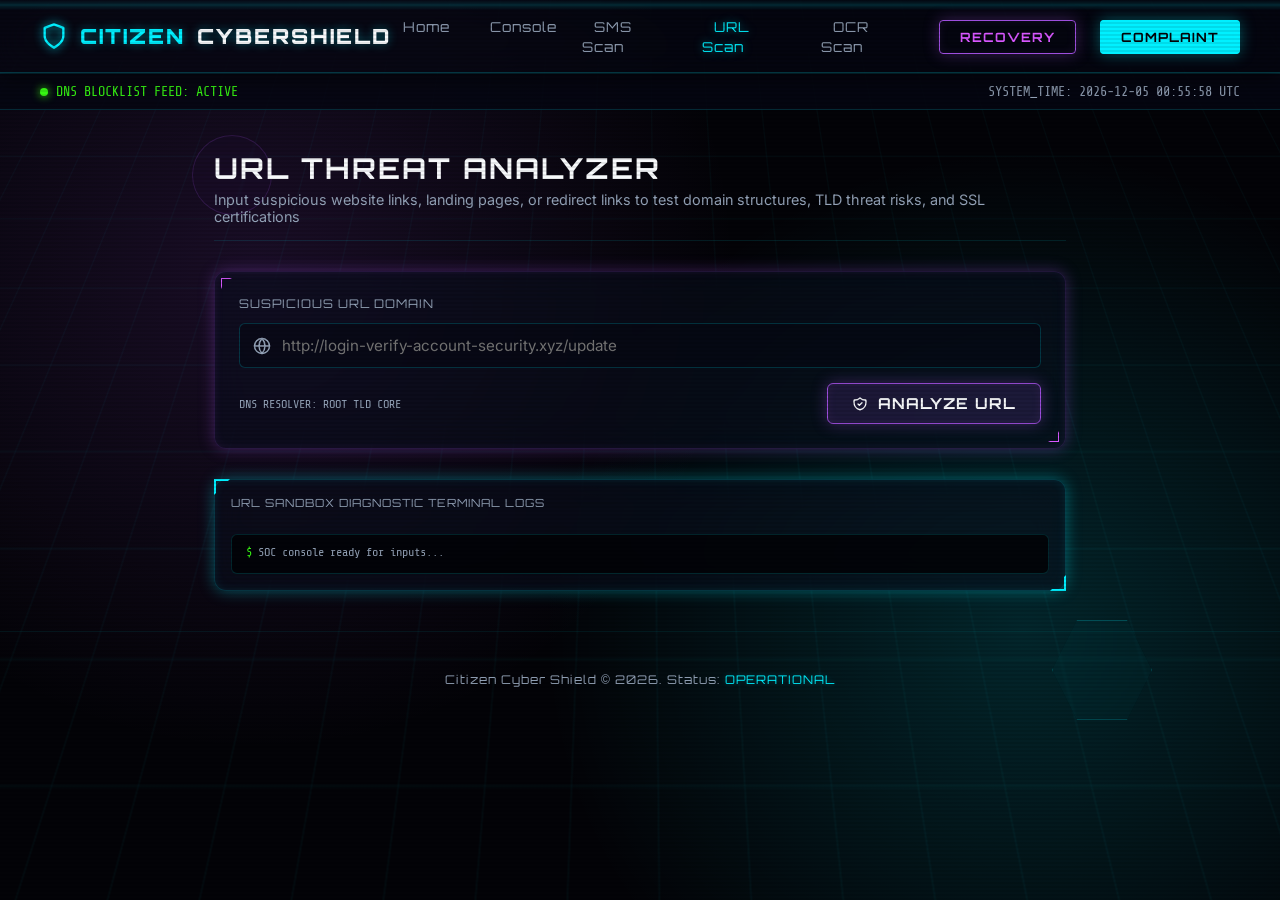
<file: frontend/url.html>
<!DOCTYPE html>
<html lang="en">
<head>
  <meta charset="UTF-8">
  <meta name="viewport" content="width=device-width, initial-scale=1.0">
  <meta name="description" content="Citizen Cyber Shield URL Threat Analyzer - Analyze links, test security parameters, check SSL certificate validity and scan domain ages.">
  <title>URL Threat Analyzer | Citizen Cyber Shield Console</title>
  <link rel="stylesheet" href="css/style.css">
</head>
<body>

  <!-- Cyber Background & Scanline Overlays -->
  <div class="cyber-bg">
    <div class="cyber-grid"></div>
  </div>
  <div class="cyber-scanline"></div>
  <div class="cyber-scan-bar"></div>

  <!-- Floating Cyber Objects -->
  <div class="floating-objects">
    <div class="floating-object circle obj-purple" style="width: 80px; height: 80px; left: 15%; top: 15%;"></div>
    <div class="floating-object hexagon" style="width: 100px; height: 100px; right: 10%; bottom: 20%;"></div>
  </div>

  <!-- Navbar -->
  <header class="cyber-navbar">
    <a href="index.html" class="navbar-logo" id="nav-brand-logo">
      <svg xmlns="http://www.w3.org/2000/svg" viewBox="0 0 24 24" fill="none" stroke="currentColor" stroke-width="2" stroke-linecap="round" stroke-linejoin="round">
        <path d="M12 22s8-4 8-10V5l-8-3-8 3v7c0 6 8 10 8 10z"/>
      </svg>
      CITIZEN<span>CYBERSHIELD</span>
    </a>
    <nav>
      <ul class="nav-links">
        <li class="nav-item"><a href="index.html" id="nav-link-home">Home</a></li>
        <li class="nav-item"><a href="dashboard.html" id="nav-link-dashboard">Console</a></li>
        <li class="nav-item"><a href="sms.html" id="nav-link-sms">SMS Scan</a></li>
        <li class="nav-item"><a href="url.html" id="nav-link-url" class="nav-active" style="color: var(--neon-blue); text-shadow: 0 0 8px rgba(0, 240, 255, 0.5);">URL Scan</a></li>
        <li class="nav-item"><a href="screenshot.html" id="nav-link-ocr">OCR Scan</a></li>
        <li><a href="recovery.html" class="nav-btn-secondary" id="nav-btn-recovery">Recovery</a></li>
        <li><a href="complaint.html" class="nav-btn" id="nav-btn-complaint">Complaint</a></li>
      </ul>
    </nav>
  </header>

  <!-- Live SOC Threat Stream Banner -->
  <div class="soc-status-bar">
    <div class="status-indicator">
      <div class="status-dot" id="soc-status-dot"></div>
      <span style="color: var(--neon-green)">DNS BLOCKLIST FEED: ACTIVE</span>
    </div>
    <div class="current-time" id="soc-live-time" style="color: var(--text-gray)">
      SYSTEM_LIVE
    </div>
  </div>

  <main style="max-width: 900px; margin: 40px auto; padding: 0 24px;">
    <!-- Page Header -->
    <div style="margin-bottom: 30px; border-bottom: 1px solid rgba(0, 240, 255, 0.1); padding-bottom: 15px;">
      <h1 style="font-family: var(--font-cyber); font-size: 1.8rem; letter-spacing: 2px; text-transform: uppercase;">
        URL Threat Analyzer
      </h1>
      <p style="color: var(--text-gray); font-size: 0.9rem; margin-top: 5px;">Input suspicious website links, landing pages, or redirect links to test domain structures, TLD threat risks, and SSL certifications</p>
    </div>

    <!-- Scanner Interface -->
    <div style="display: flex; flex-direction: column; gap: 30px;">
      <!-- Input Card -->
      <div class="cyber-panel corner-brackets purple-glow">
        <label for="url-input" class="form-label" style="margin-bottom: 12px;">Suspicious URL Domain</label>
        <div class="form-group" style="margin-bottom: 15px;">
          <div class="input-wrapper">
            <svg class="input-icon" xmlns="http://www.w3.org/2000/svg" viewBox="0 0 24 24" stroke="currentColor" fill="none" stroke-width="2" stroke-linecap="round" stroke-linejoin="round">
              <circle cx="12" cy="12" r="10"/>
              <line x1="2" y1="12" x2="22" y2="12"/>
              <path d="M12 2a15.3 15.3 0 0 1 4 10 15.3 15.3 0 0 1-4 10 15.3 15.3 0 0 1-4-10 15.3 15.3 0 0 1 4-10z"/>
            </svg>
            <input type="text" id="url-input" class="cyber-input" style="padding-left: 42px;" placeholder="http://login-verify-account-security.xyz/update">
          </div>
        </div>
        
        <div style="display: flex; justify-content: space-between; align-items: center;">
          <span style="font-family: var(--font-mono); font-size: 0.75rem; color: var(--text-gray);">DNS RESOLVER: ROOT TLD CORE</span>
          <button onclick="runURLAnalysis()" class="btn-cyber-secondary" id="btn-url-scan" style="padding: 10px 24px;">
            <svg style="width: 16px; height: 16px;" xmlns="http://www.w3.org/2000/svg" fill="none" viewBox="0 0 24 24" stroke="currentColor" stroke-width="2">
              <path stroke-linecap="round" stroke-linejoin="round" d="M9 12l2 2 4-4m5.618-4.016A11.955 11.955 0 0112 2.944a11.955 11.955 0 01-8.618 3.04A12.02 12.02 0 003 9c0 5.591 3.824 10.29 9 11.622 5.176-1.332 9-6.03 9-11.622 0-1.042-.133-2.052-.382-3.016z"/>
            </svg>
            Analyze URL
          </button>
        </div>
      </div>

      <!-- Real-time Diagnostic Log Terminal -->
      <div class="cyber-panel" style="padding: 16px;">
        <div class="checklist-title" style="margin-bottom: 10px;">URL Sandbox Diagnostic Terminal Logs</div>
        <div class="terminal-footer" id="url-terminal" style="max-height: 120px;">
          <div class="terminal-line success">SOC console ready for inputs...</div>
        </div>
      </div>

      <!-- Analysis Results Card (Hidden by default) -->
      <div class="cyber-panel corner-brackets" id="url-results" style="display: none;">
        <h2 style="font-family: var(--font-cyber); font-size: 1.1rem; letter-spacing: 1px; margin-bottom: 20px; text-transform: uppercase;">
          Assessment Summary
        </h2>
        
        <div style="display: grid; grid-template-columns: repeat(2, 1fr); gap: 24px; margin-bottom: 24px;">
          <!-- Severity meter -->
          <div style="border: 1px solid rgba(0, 240, 255, 0.15); background: rgba(6, 8, 19, 0.6); padding: 16px; border-radius: 6px; text-align: center;">
            <div style="font-family: var(--font-cyber); font-size: 0.75rem; color: var(--text-gray); text-transform: uppercase;">Phish Severity</div>
            <div id="url-severity" style="font-family: var(--font-cyber); font-size: 1.25rem; font-weight: 700; margin-top: 10px;">SAFE</div>
          </div>
          <!-- Score meter -->
          <div style="border: 1px solid rgba(0, 240, 255, 0.15); background: rgba(6, 8, 19, 0.6); padding: 16px; border-radius: 6px; text-align: center;">
            <div style="font-family: var(--font-cyber); font-size: 0.75rem; color: var(--text-gray); text-transform: uppercase;">Phish Index</div>
            <div id="url-score" style="font-family: var(--font-cyber); font-size: 1.25rem; font-weight: 700; color: var(--neon-purple-bright); text-shadow: 0 0 10px rgba(189, 0, 255, 0.3); margin-top: 10px;">0%</div>
          </div>
        </div>

        <!-- Telemetry Data -->
        <div style="display: grid; grid-template-columns: repeat(2, 1fr); gap: 24px; margin-bottom: 24px; border-top: 1px dashed rgba(0, 240, 255, 0.15); padding-top: 20px;">
          <div>
            <div style="font-family: var(--font-cyber); font-size: 0.7rem; color: var(--text-gray); text-transform: uppercase;">SSL Certificate Status</div>
            <div id="url-ssl" style="font-family: var(--font-mono); font-size: 0.95rem; margin-top: 6px; font-weight: 700;">VALID (HTTPS)</div>
          </div>
          <div>
            <div style="font-family: var(--font-cyber); font-size: 0.7rem; color: var(--text-gray); text-transform: uppercase;">Domain Registration Age</div>
            <div id="url-age" style="font-family: var(--font-mono); font-size: 0.95rem; margin-top: 6px; color: var(--text-light);">4 Years, 2 Months</div>
          </div>
        </div>

        <div>
          <div class="checklist-title" style="margin-bottom: 12px;">Matched Threat Indicators</div>
          <ul id="url-findings" style="list-style: none; display: flex; flex-direction: column; gap: 10px; font-size: 0.9rem; color: var(--text-light);">
            <!-- Dynamic findings go here -->
          </ul>
        </div>
      </div>
    </div>
  </main>

  <footer class="cyber-footer">
    <p>Citizen Cyber Shield © 2026. Status: <span>OPERATIONAL</span></p>
  </footer>

  <!-- Import app logic controller -->
  <script src="js/app.js"></script>
  <script>
    function updateSOCTime() {
      const timeEl = document.getElementById('soc-live-time');
      const now = new Date();
      timeEl.textContent = `SYSTEM_TIME: ${now.toISOString().replace('T', ' ').substring(0, 19)} UTC`;
    }
    setInterval(updateSOCTime, 1000);
    updateSOCTime();
  </script>
</body>
</html>
</file>
<file: frontend/css/style.css>
/* 
================================================================
   CITIZEN CYBER SHIELD - SOC THEME STYLE GUIDE
================================================================
*/

@import url('https://fonts.googleapis.com/css2?family=Inter:wght@300;400;500;600;700&family=Orbitron:wght@400;500;700;900&family=Share+Tech+Mono&display=swap');

:root {
  /* Color Palette */
  --bg-black: #030307;
  --bg-darker: #060813;
  --bg-dark: #0a0e1a;
  --bg-card: rgba(10, 16, 30, 0.55);
  --bg-card-active: rgba(16, 26, 48, 0.75);
  
  /* Neon Accents */
  --neon-blue: #00f0ff;
  --neon-purple: #9d4edd;
  --neon-purple-bright: #d857ff;
  --neon-pink: #ff007f;
  --neon-cyan: #00f5ff;
  --neon-green: #39ff14;
  --neon-red: #ff3131;
  --text-gray: #94a3b8;
  --text-light: #f8fafc;
  
  /* Borders and Blurs */
  --border-neon-blue: rgba(0, 240, 255, 0.2);
  --border-neon-blue-hover: rgba(0, 240, 255, 0.6);
  --border-neon-purple: rgba(157, 78, 221, 0.2);
  --border-neon-purple-hover: rgba(157, 78, 221, 0.6);
  --glass-blur: blur(16px);
  
  /* Shadow Glows */
  --glow-blue: 0 0 15px rgba(0, 240, 255, 0.35), inset 0 0 10px rgba(0, 240, 255, 0.1);
  --glow-purple: 0 0 15px rgba(157, 78, 221, 0.35), inset 0 0 10px rgba(157, 78, 221, 0.1);
  --glow-pink: 0 0 15px rgba(255, 0, 127, 0.35);
  --glow-green: 0 0 15px rgba(57, 255, 20, 0.35);
  
  /* Fonts */
  --font-cyber: 'Orbitron', sans-serif;
  --font-mono: 'Share Tech Mono', monospace;
  --font-sans: 'Inter', sans-serif;
}

/* --- Base Resets & Scrollbars --- */
* {
  box-sizing: border-box;
  margin: 0;
  padding: 0;
}

body {
  background-color: var(--bg-black);
  color: var(--text-light);
  font-family: var(--font-sans);
  overflow-x: hidden;
  min-height: 100vh;
  position: relative;
}

::-webkit-scrollbar {
  width: 6px;
  height: 6px;
}
::-webkit-scrollbar-track {
  background: var(--bg-black);
}
::-webkit-scrollbar-thumb {
  background: var(--border-neon-blue);
  border-radius: 3px;
}
::-webkit-scrollbar-thumb:hover {
  background: var(--neon-blue);
}

/* --- Animated Cyber Background & Grid --- */
.cyber-bg {
  position: fixed;
  top: 0;
  left: 0;
  width: 100vw;
  height: 100vh;
  z-index: -2;
  background: 
    radial-gradient(circle at 20% 30%, rgba(157, 78, 221, 0.15) 0%, transparent 40%),
    radial-gradient(circle at 80% 70%, rgba(0, 240, 255, 0.15) 0%, transparent 40%),
    var(--bg-black);
  overflow: hidden;
}

.cyber-grid {
  position: absolute;
  top: 0;
  left: 0;
  width: 100%;
  height: 100%;
  background-image: 
    linear-gradient(rgba(0, 240, 255, 0.04) 1px, transparent 1px),
    linear-gradient(90deg, rgba(0, 240, 255, 0.04) 1px, transparent 1px);
  background-size: 50px 50px;
  transform: perspective(500px) rotateX(25deg);
  transform-origin: top;
  animation: gridMove 20s linear infinite;
  opacity: 0.8;
  z-index: -1;
}

@keyframes gridMove {
  0% {
    background-position: 0 0;
  }
  100% {
    background-position: 0 1000px;
  }
}

/* Scanline Effect */
.cyber-scanline {
  position: fixed;
  top: 0;
  left: 0;
  width: 100%;
  height: 100%;
  background: linear-gradient(
    rgba(18, 16, 16, 0) 50%, 
    rgba(0, 0, 0, 0.25) 50%
  );
  background-size: 100% 4px;
  z-index: 1000;
  pointer-events: none;
  opacity: 0.35;
}

.cyber-scan-bar {
  position: fixed;
  top: 0;
  left: 0;
  width: 100%;
  height: 10px;
  background: linear-gradient(to bottom, transparent, rgba(0, 240, 255, 0.15), transparent);
  animation: scanBar 8s linear infinite;
  z-index: 999;
  pointer-events: none;
}

@keyframes scanBar {
  0% { transform: translateY(-100px); }
  100% { transform: translateY(110vh); }
}

/* Floating Cyber Objects */
.floating-objects {
  position: fixed;
  top: 0;
  left: 0;
  width: 100%;
  height: 100%;
  pointer-events: none;
  z-index: -1;
}

.floating-object {
  position: absolute;
  border: 1px solid rgba(0, 240, 255, 0.2);
  background: rgba(0, 240, 255, 0.02);
  border-radius: 4px;
  backdrop-filter: blur(1px);
  animation: floatAround 25s ease-in-out infinite alternate;
}

.floating-object.obj-purple {
  border-color: rgba(157, 78, 221, 0.2);
  background: rgba(157, 78, 221, 0.02);
  animation-duration: 35s;
  animation-delay: -5s;
}

.floating-object.circle {
  border-radius: 50%;
}

.floating-object.hexagon {
  clip-path: polygon(25% 0%, 75% 0%, 100% 50%, 75% 100%, 25% 100%, 0% 50%);
}

@keyframes floatAround {
  0% {
    transform: translateY(0) rotate(0deg) scale(1);
    opacity: 0.1;
  }
  50% {
    opacity: 0.4;
  }
  100% {
    transform: translateY(-80px) translateX(50px) rotate(360deg) scale(1.2);
    opacity: 0.15;
  }
}

/* --- Custom Glassmorphic Panels --- */
.cyber-panel {
  background: var(--bg-card);
  backdrop-filter: var(--glass-blur);
  border: 1px solid var(--border-neon-blue);
  box-shadow: var(--glow-blue);
  border-radius: 12px;
  padding: 24px;
  position: relative;
  transition: all 0.3s cubic-bezier(0.25, 0.8, 0.25, 1);
}

.cyber-panel.purple-glow {
  border-color: var(--border-neon-purple);
  box-shadow: var(--glow-purple);
}

.cyber-panel:hover {
  border-color: var(--border-neon-blue-hover);
  box-shadow: 0 0 25px rgba(0, 240, 255, 0.5), inset 0 0 15px rgba(0, 240, 255, 0.15);
}

.cyber-panel.purple-glow:hover {
  border-color: var(--border-neon-purple-hover);
  box-shadow: 0 0 25px rgba(157, 78, 221, 0.5), inset 0 0 15px rgba(157, 78, 221, 0.15);
}

/* Decorative Corner Accents */
.cyber-panel::before, .cyber-panel::after, 
.cyber-panel-inner::before, .cyber-panel-inner::after {
  content: '';
  position: absolute;
  width: 12px;
  height: 12px;
  border: 2px solid transparent;
  pointer-events: none;
}

/* Top-Left Corner */
.cyber-panel::before {
  top: -1px;
  left: -1px;
  border-top-color: var(--neon-blue);
  border-left-color: var(--neon-blue);
}
/* Bottom-Right Corner */
.cyber-panel::after {
  bottom: -1px;
  right: -1px;
  border-bottom-color: var(--neon-blue);
  border-right-color: var(--neon-blue);
}

.cyber-panel.purple-glow::before {
  border-top-color: var(--neon-purple-bright);
  border-left-color: var(--neon-purple-bright);
}
.cyber-panel.purple-glow::after {
  border-bottom-color: var(--neon-purple-bright);
  border-right-color: var(--neon-purple-bright);
}

/* Corner bracket elements for cards */
.corner-brackets::before {
  content: '';
  position: absolute;
  top: 6px;
  left: 6px;
  width: 8px;
  height: 8px;
  border-top: 1px solid rgba(0, 240, 255, 0.4);
  border-left: 1px solid rgba(0, 240, 255, 0.4);
}
.corner-brackets::after {
  content: '';
  position: absolute;
  bottom: 6px;
  right: 6px;
  width: 8px;
  height: 8px;
  border-bottom: 1px solid rgba(0, 240, 255, 0.4);
  border-right: 1px solid rgba(0, 240, 255, 0.4);
}

/* --- Header / Navigation --- */
header.cyber-navbar {
  background: rgba(6, 8, 19, 0.7);
  backdrop-filter: var(--glass-blur);
  border-bottom: 1px solid var(--border-neon-blue);
  padding: 16px 40px;
  display: flex;
  justify-content: space-between;
  align-items: center;
  position: sticky;
  top: 0;
  z-index: 100;
  box-shadow: 0 4px 20px rgba(0,0,0,0.5);
}

.navbar-logo {
  display: flex;
  align-items: center;
  gap: 12px;
  font-family: var(--font-cyber);
  font-weight: 900;
  letter-spacing: 2px;
  color: var(--neon-blue);
  text-shadow: 0 0 10px rgba(0, 240, 255, 0.4);
  text-decoration: none;
  font-size: 1.3rem;
}

.navbar-logo span {
  color: var(--text-light);
}

.navbar-logo svg {
  width: 28px;
  height: 28px;
  filter: drop-shadow(0 0 5px var(--neon-blue));
}

.nav-links {
  display: flex;
  gap: 24px;
  list-style: none;
  align-items: center;
}

.nav-item a {
  text-decoration: none;
  color: var(--text-gray);
  font-family: var(--font-cyber);
  font-size: 0.85rem;
  letter-spacing: 1px;
  transition: color 0.3s, text-shadow 0.3s;
  padding: 8px 12px;
  position: relative;
}

.nav-item a::after {
  content: '';
  position: absolute;
  bottom: 0;
  left: 50%;
  width: 0;
  height: 2px;
  background: var(--neon-blue);
  transition: all 0.3s;
  box-shadow: 0 0 8px var(--neon-blue);
}

.nav-item a:hover {
  color: var(--neon-blue);
  text-shadow: 0 0 8px rgba(0, 240, 255, 0.5);
}

.nav-item a:hover::after {
  width: 80%;
  left: 10%;
}

.nav-btn {
  font-family: var(--font-cyber);
  text-decoration: none;
  color: var(--bg-black);
  background: var(--neon-blue);
  padding: 8px 20px;
  border-radius: 4px;
  font-weight: 700;
  font-size: 0.8rem;
  letter-spacing: 1px;
  text-transform: uppercase;
  border: 1px solid var(--neon-blue);
  box-shadow: var(--glow-blue);
  transition: all 0.3s;
}

.nav-btn:hover {
  background: transparent;
  color: var(--neon-blue);
  box-shadow: 0 0 20px rgba(0, 240, 255, 0.6);
}

.nav-btn-secondary {
  font-family: var(--font-cyber);
  text-decoration: none;
  color: var(--neon-purple-bright);
  background: transparent;
  padding: 8px 20px;
  border-radius: 4px;
  font-weight: 700;
  font-size: 0.8rem;
  letter-spacing: 1px;
  text-transform: uppercase;
  border: 1px solid var(--neon-purple);
  box-shadow: var(--glow-purple);
  transition: all 0.3s;
}

.nav-btn-secondary:hover {
  background: var(--neon-purple);
  color: var(--text-light);
  box-shadow: 0 0 20px rgba(157, 78, 221, 0.6);
}

/* --- Hero Section & Landing UI --- */
.hero-container {
  max-width: 1200px;
  margin: 80px auto;
  padding: 0 24px;
  display: grid;
  grid-template-columns: 1.1fr 0.9fr;
  gap: 60px;
  align-items: center;
}

.hero-text h1 {
  font-family: var(--font-cyber);
  font-size: 3.5rem;
  font-weight: 900;
  line-height: 1.1;
  letter-spacing: -1px;
  margin-bottom: 24px;
  text-transform: uppercase;
}

.hero-text h1 span.gradient-blue {
  color: var(--neon-blue);
  text-shadow: 0 0 15px rgba(0, 240, 255, 0.4);
}

.hero-text h1 span.gradient-purple {
  color: var(--neon-purple-bright);
  text-shadow: 0 0 15px rgba(216, 87, 255, 0.4);
}

.hero-text p {
  color: var(--text-gray);
  font-size: 1.1rem;
  line-height: 1.6;
  margin-bottom: 36px;
  max-width: 550px;
}

.hero-actions {
  display: flex;
  gap: 20px;
}

.btn-cyber-primary {
  font-family: var(--font-cyber);
  font-size: 0.95rem;
  font-weight: 700;
  letter-spacing: 1px;
  color: var(--bg-black);
  background: var(--neon-blue);
  border: 1px solid var(--neon-blue);
  padding: 14px 32px;
  border-radius: 6px;
  cursor: pointer;
  text-decoration: none;
  box-shadow: var(--glow-blue);
  transition: all 0.3s cubic-bezier(0.25, 0.8, 0.25, 1);
  text-transform: uppercase;
  display: inline-flex;
  align-items: center;
  gap: 10px;
}

.btn-cyber-primary:hover {
  background: transparent;
  color: var(--neon-blue);
  box-shadow: 0 0 30px rgba(0, 240, 255, 0.7);
  transform: translateY(-2px);
}

.btn-cyber-secondary {
  font-family: var(--font-cyber);
  font-size: 0.95rem;
  font-weight: 700;
  letter-spacing: 1px;
  color: var(--text-light);
  background: rgba(157, 78, 221, 0.15);
  border: 1px solid var(--neon-purple);
  padding: 14px 32px;
  border-radius: 6px;
  cursor: pointer;
  text-decoration: none;
  box-shadow: var(--glow-purple);
  transition: all 0.3s cubic-bezier(0.25, 0.8, 0.25, 1);
  text-transform: uppercase;
  display: inline-flex;
  align-items: center;
  gap: 10px;
}

.btn-cyber-secondary:hover {
  background: var(--neon-purple);
  color: var(--text-light);
  box-shadow: 0 0 30px rgba(157, 78, 221, 0.7);
  transform: translateY(-2px);
}

/* Hero Cyber Shield Graphic */
.hero-visual {
  display: flex;
  justify-content: center;
  align-items: center;
  position: relative;
}

.shield-wrapper {
  position: relative;
  width: 320px;
  height: 320px;
  display: flex;
  justify-content: center;
  align-items: center;
}

.shield-radar {
  position: absolute;
  width: 100%;
  height: 100%;
  border: 2px dashed rgba(0, 240, 255, 0.15);
  border-radius: 50%;
  animation: rotateRadar 20s linear infinite;
}

.shield-radar-pulse {
  position: absolute;
  width: 80%;
  height: 80%;
  border: 1px solid rgba(157, 78, 221, 0.1);
  border-radius: 50%;
  animation: pulseScale 3s ease-in-out infinite;
}

.shield-core {
  z-index: 5;
  width: 140px;
  height: 140px;
  background: radial-gradient(circle, rgba(0, 240, 255, 0.2) 0%, transparent 70%);
  border-radius: 50%;
  display: flex;
  justify-content: center;
  align-items: center;
  animation: shieldPulse 4s ease-in-out infinite alternate;
}

.shield-core svg {
  width: 80px;
  height: 80px;
  color: var(--neon-blue);
  filter: drop-shadow(0 0 15px var(--neon-blue));
}

@keyframes rotateRadar {
  0% { transform: rotate(0deg); }
  100% { transform: rotate(360deg); }
}

@keyframes pulseScale {
  0% { transform: scale(0.8); opacity: 0.2; }
  50% { opacity: 0.6; }
  100% { transform: scale(1.3); opacity: 0; }
}

@keyframes shieldPulse {
  0% { transform: scale(1); filter: drop-shadow(0 0 5px rgba(0, 240, 255, 0.3)); }
  100% { transform: scale(1.08); filter: drop-shadow(0 0 25px rgba(0, 240, 255, 0.7)); }
}

/* --- Features Grid Section --- */
.features-section {
  max-width: 1200px;
  margin: 60px auto 120px;
  padding: 0 24px;
}

.section-header {
  text-align: center;
  margin-bottom: 60px;
}

.section-header h2 {
  font-family: var(--font-cyber);
  font-size: 2.2rem;
  letter-spacing: 2px;
  text-transform: uppercase;
  margin-bottom: 12px;
  display: inline-block;
  position: relative;
}

.section-header h2::after {
  content: '';
  position: absolute;
  bottom: -10px;
  left: 25%;
  width: 50%;
  height: 2px;
  background: var(--neon-blue);
  box-shadow: 0 0 8px var(--neon-blue);
}

.section-header p {
  color: var(--text-gray);
  margin-top: 15px;
  font-size: 1rem;
}

.features-grid {
  display: grid;
  grid-template-columns: repeat(auto-fill, minmax(340px, 1fr));
  gap: 30px;
}

.feature-card {
  text-decoration: none;
  color: inherit;
  display: block;
}

.feature-icon-wrapper {
  width: 50px;
  height: 50px;
  border-radius: 8px;
  background: rgba(0, 240, 255, 0.1);
  display: flex;
  justify-content: center;
  align-items: center;
  margin-bottom: 20px;
  border: 1px solid rgba(0, 240, 255, 0.2);
  transition: all 0.3s;
}

.purple-glow .feature-icon-wrapper {
  background: rgba(157, 78, 221, 0.1);
  border-color: rgba(157, 78, 221, 0.2);
}

.feature-card:hover .feature-icon-wrapper {
  background: var(--neon-blue);
  color: var(--bg-black);
  box-shadow: var(--glow-blue);
  transform: scale(1.1);
}

.feature-card:hover .purple-glow .feature-icon-wrapper {
  background: var(--neon-purple-bright);
  color: var(--bg-black);
  box-shadow: var(--glow-purple);
  transform: scale(1.1);
}

.feature-icon-wrapper svg {
  width: 24px;
  height: 24px;
  color: var(--neon-blue);
  transition: color 0.3s;
}

.purple-glow .feature-icon-wrapper svg {
  color: var(--neon-purple-bright);
}

.feature-card:hover .feature-icon-wrapper svg {
  color: var(--bg-black);
}

.feature-card h3 {
  font-family: var(--font-cyber);
  font-size: 1.25rem;
  letter-spacing: 1px;
  margin-bottom: 12px;
  color: var(--text-light);
  display: flex;
  justify-content: space-between;
  align-items: center;
}

.feature-card p {
  color: var(--text-gray);
  font-size: 0.9rem;
  line-height: 1.5;
}

.card-link-arrow {
  font-size: 1.1rem;
  color: var(--neon-blue);
  opacity: 0;
  transform: translateX(-10px);
  transition: all 0.3s;
}

.feature-card:hover .card-link-arrow {
  opacity: 1;
  transform: translateX(0);
}

/* --- Live Feed SOC Banner --- */
.soc-status-bar {
  background: rgba(6, 8, 19, 0.85);
  border-top: 1px solid rgba(0, 240, 255, 0.15);
  border-bottom: 1px solid rgba(0, 240, 255, 0.15);
  padding: 10px 40px;
  font-family: var(--font-mono);
  font-size: 0.85rem;
  display: flex;
  justify-content: space-between;
  align-items: center;
  z-index: 10;
  position: relative;
  overflow: hidden;
}

.status-indicator {
  display: flex;
  align-items: center;
  gap: 8px;
}

.status-dot {
  width: 8px;
  height: 8px;
  background-color: var(--neon-green);
  border-radius: 50%;
  box-shadow: 0 0 8px var(--neon-green);
  animation: blinkStatus 1.5s infinite;
}

.status-dot.alert {
  background-color: var(--neon-red);
  box-shadow: 0 0 8px var(--neon-red);
}

@keyframes blinkStatus {
  0%, 100% { opacity: 0.3; }
  50% { opacity: 1; }
}

.feed-scroller {
  flex-grow: 1;
  margin: 0 30px;
  white-space: nowrap;
  overflow: hidden;
}

.feed-items {
  display: inline-block;
  animation: scrollFeed 30s linear infinite;
  color: var(--neon-blue);
}

.feed-item {
  display: inline-block;
  margin-right: 50px;
}

.feed-item span {
  color: var(--text-light);
}

@keyframes scrollFeed {
  0% { transform: translateX(100%); }
  100% { transform: translateX(-100%); }
}

/* --- Login & Signup Styling --- */
.auth-wrapper {
  min-height: calc(100vh - 75px);
  display: flex;
  justify-content: center;
  align-items: center;
  padding: 40px 24px;
}

.auth-panel {
  width: 100%;
  max-width: 440px;
  position: relative;
}

.auth-header {
  text-align: center;
  margin-bottom: 30px;
}

.auth-header svg {
  width: 48px;
  height: 48px;
  color: var(--neon-blue);
  filter: drop-shadow(0 0 8px var(--neon-blue));
  margin-bottom: 16px;
}

.auth-panel.purple-glow .auth-header svg {
  color: var(--neon-purple-bright);
  filter: drop-shadow(0 0 8px var(--neon-purple-bright));
}

.auth-header h2 {
  font-family: var(--font-cyber);
  font-size: 1.6rem;
  letter-spacing: 1px;
  text-transform: uppercase;
  margin-bottom: 6px;
}

.auth-header p {
  color: var(--text-gray);
  font-size: 0.85rem;
}

.form-group {
  margin-bottom: 20px;
  position: relative;
}

.form-label {
  display: block;
  font-family: var(--font-cyber);
  font-size: 0.75rem;
  letter-spacing: 1px;
  color: var(--text-gray);
  margin-bottom: 8px;
  text-transform: uppercase;
}

.input-wrapper {
  position: relative;
}

.input-icon {
  position: absolute;
  left: 14px;
  top: 50%;
  transform: translateY(-50%);
  color: var(--text-gray);
  width: 18px;
  height: 18px;
  transition: color 0.3s;
  pointer-events: none;
}

.cyber-input {
  width: 100%;
  background: rgba(6, 8, 19, 0.6);
  border: 1px solid rgba(0, 240, 255, 0.2);
  border-radius: 6px;
  padding: 12px 16px 12px 42px;
  color: var(--text-light);
  font-family: var(--font-sans);
  font-size: 0.95rem;
  transition: all 0.3s;
  outline: none;
}

.auth-panel.purple-glow .cyber-input {
  border-color: rgba(157, 78, 221, 0.2);
}

.cyber-input:focus {
  border-color: var(--neon-blue);
  box-shadow: 0 0 10px rgba(0, 240, 255, 0.25);
  background: rgba(6, 8, 19, 0.85);
}

.auth-panel.purple-glow .cyber-input:focus {
  border-color: var(--neon-purple-bright);
  box-shadow: 0 0 10px rgba(189, 0, 255, 0.25);
}

.cyber-input:focus ~ .input-icon {
  color: var(--neon-blue);
}

.auth-panel.purple-glow .cyber-input:focus ~ .input-icon {
  color: var(--neon-purple-bright);
}

.input-action {
  position: absolute;
  right: 14px;
  top: 50%;
  transform: translateY(-50%);
  color: var(--text-gray);
  cursor: pointer;
  background: none;
  border: none;
  outline: none;
  display: flex;
  align-items: center;
  transition: color 0.3s;
}

.input-action:hover {
  color: var(--neon-blue);
}

.auth-options {
  display: flex;
  justify-content: space-between;
  align-items: center;
  margin-bottom: 24px;
  font-size: 0.8rem;
}

.checkbox-container {
  display: flex;
  align-items: center;
  gap: 8px;
  cursor: pointer;
  color: var(--text-gray);
  user-select: none;
}

.checkbox-container input {
  display: none;
}

.custom-checkbox {
  width: 16px;
  height: 16px;
  border: 1px solid rgba(0, 240, 255, 0.3);
  border-radius: 3px;
  display: inline-block;
  position: relative;
  background: rgba(6, 8, 19, 0.6);
  transition: all 0.3s;
}

.auth-panel.purple-glow .custom-checkbox {
  border-color: rgba(157, 78, 221, 0.3);
}

.checkbox-container input:checked + .custom-checkbox {
  background: var(--neon-blue);
  border-color: var(--neon-blue);
  box-shadow: var(--glow-blue);
}

.auth-panel.purple-glow .checkbox-container input:checked + .custom-checkbox {
  background: var(--neon-purple-bright);
  border-color: var(--neon-purple-bright);
  box-shadow: var(--glow-purple);
}

.checkbox-container input:checked + .custom-checkbox::after {
  content: '';
  position: absolute;
  left: 5px;
  top: 2px;
  width: 4px;
  height: 8px;
  border: solid var(--bg-black);
  border-width: 0 2px 2px 0;
  transform: rotate(45deg);
}

.auth-link {
  color: var(--neon-blue);
  text-decoration: none;
  transition: color 0.3s, text-shadow 0.3s;
  font-family: var(--font-cyber);
  font-size: 0.75rem;
}

.auth-link:hover {
  color: var(--text-light);
  text-shadow: 0 0 8px var(--neon-blue);
}

.auth-panel.purple-glow .auth-link {
  color: var(--neon-purple-bright);
}

.auth-panel.purple-glow .auth-link:hover {
  text-shadow: 0 0 8px var(--neon-purple-bright);
}

.btn-auth-submit {
  width: 100%;
  font-family: var(--font-cyber);
  font-size: 0.95rem;
  font-weight: 700;
  letter-spacing: 2px;
  color: var(--bg-black);
  background: var(--neon-blue);
  border: 1px solid var(--neon-blue);
  padding: 12px;
  border-radius: 6px;
  cursor: pointer;
  box-shadow: var(--glow-blue);
  transition: all 0.3s cubic-bezier(0.25, 0.8, 0.25, 1);
  text-transform: uppercase;
  display: flex;
  justify-content: center;
  align-items: center;
  gap: 10px;
}

.btn-auth-submit:hover {
  background: transparent;
  color: var(--neon-blue);
  box-shadow: 0 0 25px rgba(0, 240, 255, 0.6);
  transform: translateY(-1px);
}

.auth-panel.purple-glow .btn-auth-submit {
  background: var(--neon-purple);
  border-color: var(--neon-purple);
  box-shadow: var(--glow-purple);
  color: var(--text-light);
}

.auth-panel.purple-glow .btn-auth-submit:hover {
  background: transparent;
  color: var(--neon-purple-bright);
  box-shadow: 0 0 25px rgba(157, 78, 221, 0.6);
}

.auth-footer-text {
  text-align: center;
  margin-top: 24px;
  color: var(--text-gray);
  font-size: 0.85rem;
}

.auth-footer-text a {
  color: var(--neon-blue);
  text-decoration: none;
  font-weight: 600;
  transition: all 0.3s;
}

.auth-footer-text a:hover {
  color: var(--text-light);
  text-shadow: 0 0 8px var(--neon-blue);
}

.auth-panel.purple-glow .auth-footer-text a {
  color: var(--neon-purple-bright);
}

.auth-panel.purple-glow .auth-footer-text a:hover {
  text-shadow: 0 0 8px var(--neon-purple-bright);
}

/* Security Checklist / Password indicators */
.security-checklist {
  margin-top: 15px;
  background: rgba(6, 8, 19, 0.4);
  border: 1px solid rgba(157, 78, 221, 0.1);
  border-radius: 6px;
  padding: 12px;
}

.checklist-title {
  font-family: var(--font-cyber);
  font-size: 0.7rem;
  letter-spacing: 1px;
  color: var(--text-gray);
  margin-bottom: 8px;
  text-transform: uppercase;
}

.checklist-item {
  font-size: 0.75rem;
  color: var(--text-gray);
  display: flex;
  align-items: center;
  gap: 8px;
  margin-bottom: 6px;
}

.checklist-item:last-child {
  margin-bottom: 0;
}

.checklist-item svg {
  width: 14px;
  height: 14px;
  color: rgba(255, 255, 255, 0.2);
  transition: all 0.3s;
}

.checklist-item.valid {
  color: var(--neon-green);
}

.checklist-item.valid svg {
  color: var(--neon-green);
  filter: drop-shadow(0 0 3px var(--neon-green));
}

/* --- Terminal / Log Container on Login --- */
.terminal-footer {
  margin-top: 24px;
  background: rgba(3, 3, 7, 0.85);
  border: 1px solid rgba(0, 240, 255, 0.15);
  border-radius: 6px;
  padding: 10px 14px;
  font-family: var(--font-mono);
  font-size: 0.75rem;
  color: var(--text-gray);
  max-height: 80px;
  overflow-y: auto;
}

.terminal-line {
  margin-bottom: 4px;
}

.terminal-line::before {
  content: "$ ";
  color: var(--neon-blue);
}

.terminal-line.success::before {
  color: var(--neon-green);
}

.terminal-line.error::before {
  color: var(--neon-red);
}

.terminal-line.blink::after {
  content: '_';
  animation: blinkCursor 0.8s infinite;
}

@keyframes blinkCursor {
  0%, 100% { opacity: 0; }
  50% { opacity: 1; }
}

/* --- Footer Area --- */
footer.cyber-footer {
  text-align: center;
  padding: 40px;
  font-family: var(--font-cyber);
  font-size: 0.75rem;
  color: var(--text-gray);
  border-top: 1px solid rgba(0, 240, 255, 0.08);
  margin-top: auto;
  letter-spacing: 1px;
}

footer.cyber-footer span {
  color: var(--neon-blue);
  text-shadow: 0 0 5px rgba(0, 240, 255, 0.3);
}

/* --- Responsive Adjustments --- */
@media (max-width: 992px) {
  .hero-container {
    grid-template-columns: 1fr;
    text-align: center;
    gap: 40px;
    margin: 40px auto;
  }
  .hero-text p {
    margin-left: auto;
    margin-right: auto;
  }
  .hero-actions {
    justify-content: center;
  }
}

@media (max-width: 768px) {
  header.cyber-navbar {
    padding: 16px 20px;
    flex-direction: column;
    gap: 16px;
  }
  .nav-links {
    flex-wrap: wrap;
    justify-content: center;
    gap: 16px;
  }
  .hero-text h1 {
    font-size: 2.5rem;
  }
  .features-grid {
    grid-template-columns: 1fr;
  }
  .soc-status-bar {
    padding: 10px 20px;
    font-size: 0.75rem;
  }
}
</file>
